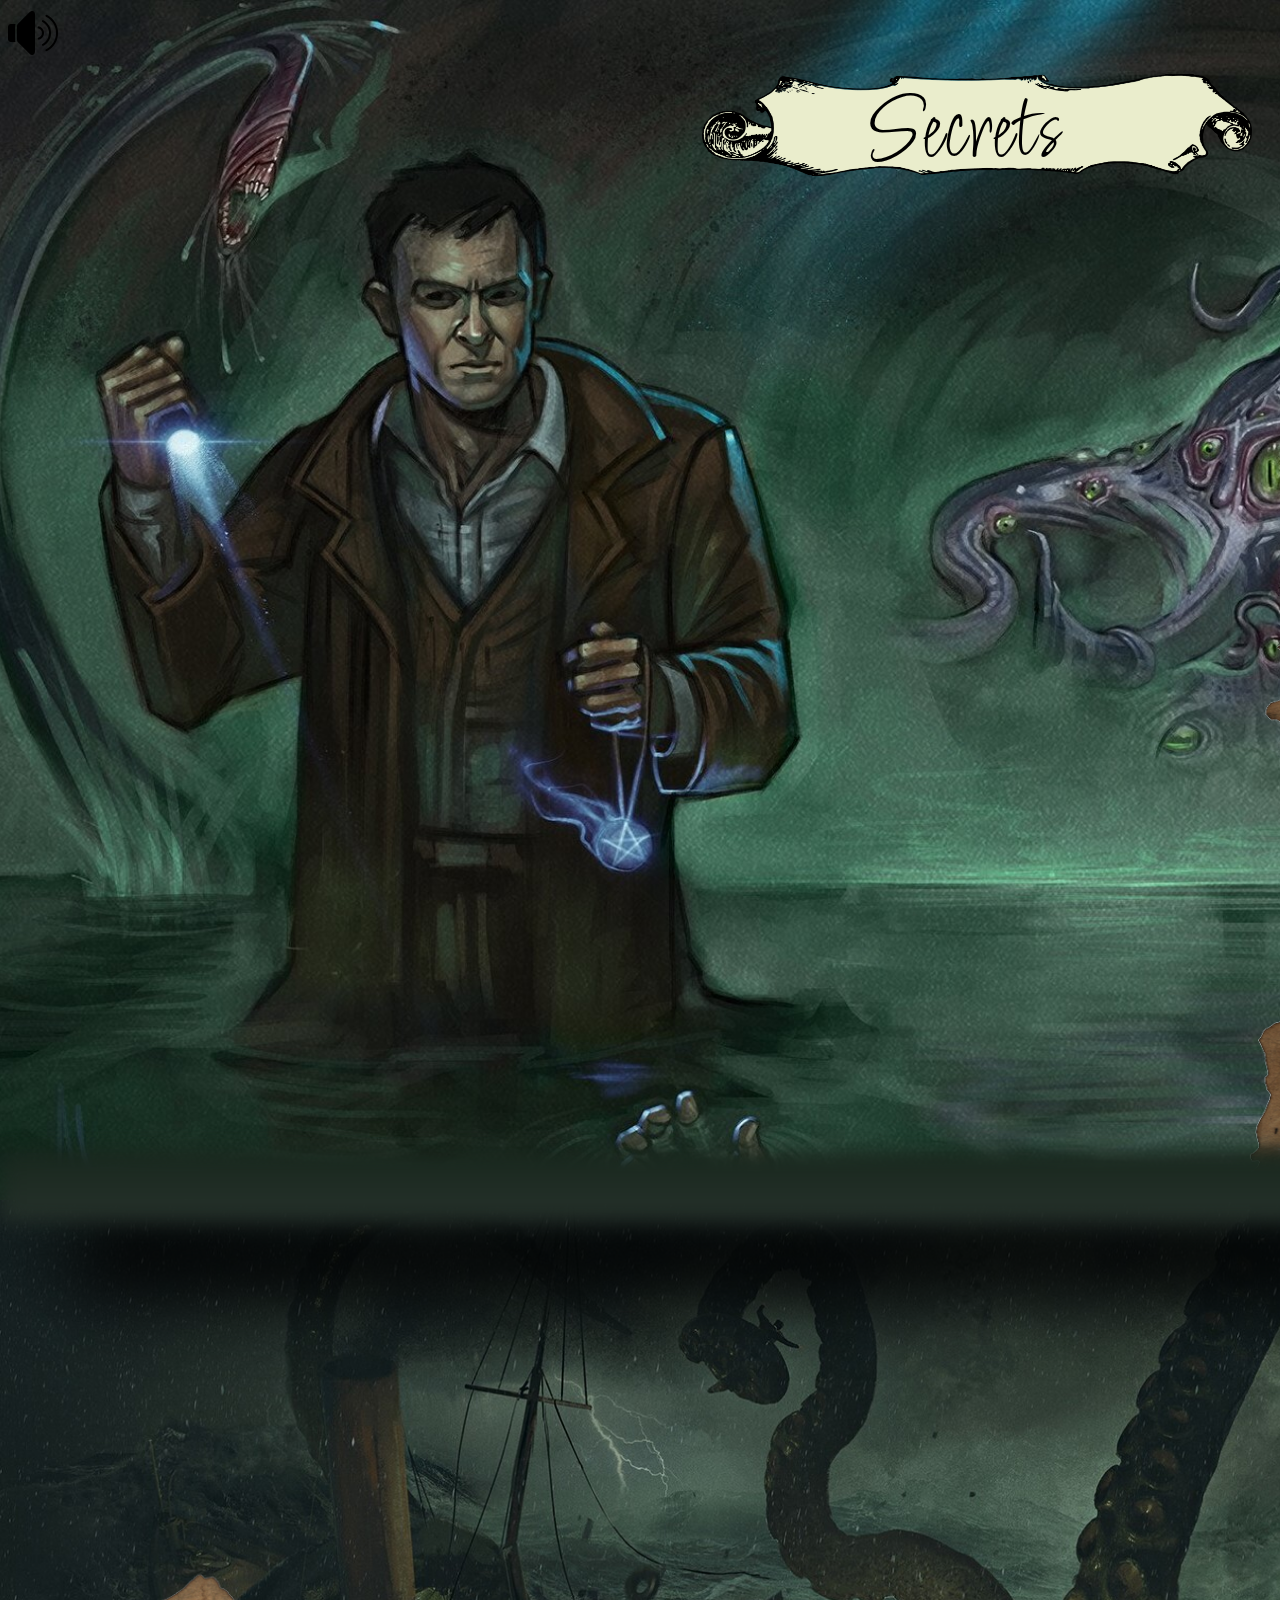
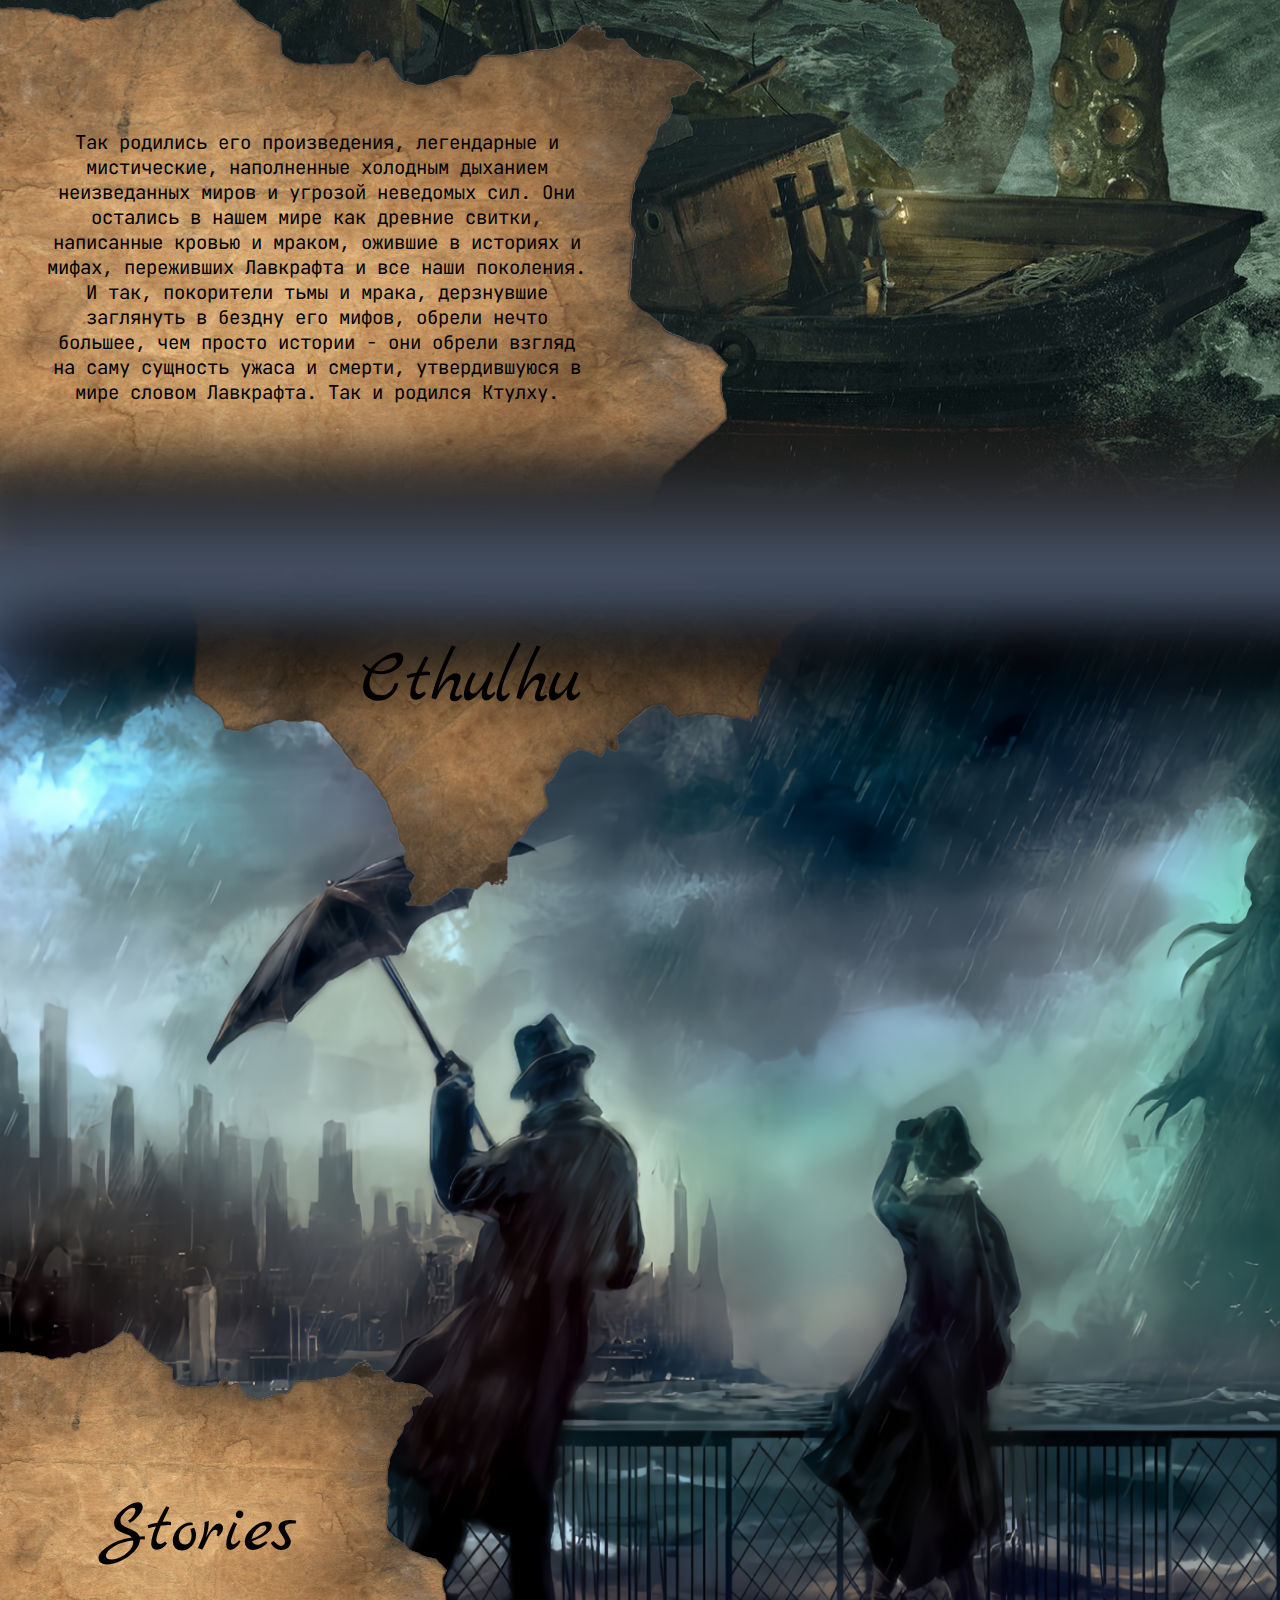
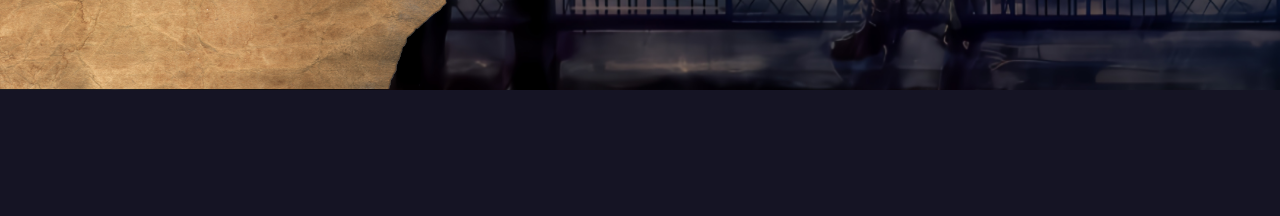
<file: page.3.html>
<!DOCTYPE html>
<html lang="ru">

<head>
    <meta charset="UTF-8">
    <meta name="viewport" content="width=device-width, initial-scale=1.0">
    <title>Document</title>
    <link rel="stylesheet" href="styles/page3.css">
    <link rel="preconnect" href="https://fonts.googleapis.com">
<link rel="preconnect" href="https://fonts.gstatic.com" crossorigin>
<link href="https://fonts.googleapis.com/css2?family=JetBrains+Mono:ital,wght@0,100..800;1,100..800&family=Licorice&family=Marck+Script&display=swap" rel="stylesheet">
</head>
<header>
  <div>
      <audio id="bg-music" loop>
          <source src="resourse/bgmusic/shadows-in-the-night-20240607-075321.mp3" type="audio/mpeg">
          Your browser does not support the audio element.
          </audio>
          <img id="play-img" src="resourse/icon/icons8-audio-50.png" alt="Play Button">
          </div>
          <script src="js/script.js"></script>
      </div>
  </header>
<body>
   <div>
    <img class="bgfoto1" src="resourse/page3/page3bg1.jpg">
   </div>
   <div>
    <img class="fototitle" src="resourse/page3/title.png">
   </div>
   <div class="title">Secrets</div>
  <div>
    <img class="pergament1" src="resourse/page3/pergament3.png">
  </div>
  
<div class="text1">Было это в те далекие времена, когда мир еще был юн и незнаком с ужасами, скрытыми во тьме. В глубоких лабиринтах своего разума, Говард Филлипс Лавкрафт, великий мастер слова, погружался в мрачные и неизведанные уголки своей воображении.
    Среди серых стен его кабинета, окруженного старинными книгами и загадочными артефактами, он ткал истории о таинственных богах и древних существах, чья сущность была скрыта от глаз лишь смельчаков, глубоко погруженных во тьму бескрайних бездн.
    Слова его были словно заклинания, вызывающие страх и тревогу у дерзнувших взглянуть на мир, искривленный искаженной призмой его умственных форм. Были времена, когда Лавкрафт смотрел в бездну ада и видел в ней свои собственные кошмары, вырвавшиеся из его глубоко скрытых страхов и ужасов. </div>
    <div>
        <img class="bgphoto2" src="resourse/page3/page3bg2.jpeg">
       </div>
       <div class="gradient1"></div>
       <div>
        <img class="pergament2" src="resourse/page3/pergamentmenu2.png">
      </div>
      <div class="text2">Так родились его произведения, легендарные и мистические, наполненные холодным дыханием неизведанных миров и угрозой неведомых сил. Они остались в нашем мире как древние свитки, написанные кровью и мраком, ожившие в историях и мифах, переживших Лавкрафта и все наши поколения.
        И так, покорители тьмы и мрака, дерзнувшие заглянуть в бездну его мифов, обрели нечто большее, чем просто истории - они обрели взгляд на саму сущность ужаса и смерти, утвердившуюся в мире словом Лавкрафта.
        Так и родился Ктулху.
        </div>
        <div>
        <img class="bgfoto2" src="resourse/page3/page2bg3.png">
    </div>
    
  <img class="pergamentmenu1" src="resourse/page3/pergamentmenu1.png">
  <div class="gradient2"></div>
  <div>
<a href="page2.html">
<p class="change-text">Cthulhu</p>
</div>
<div>
  <a href="page4.html">
<img class="pergamentmenu2" src="resourse/page3/pergamentmenu2.png">
<p style="left:100px; top: 3000px; " class="change-text">Stories</p>
  </div>
  <div>
    <a href="page5.html">
<img class="pergamentmenu3" src="resourse/page3/pergamentmenu2.png">
<p style="left:1650px; top: 3000px; " class="change-text">Facts</p>
    </div>
</body>
</html>
</file>
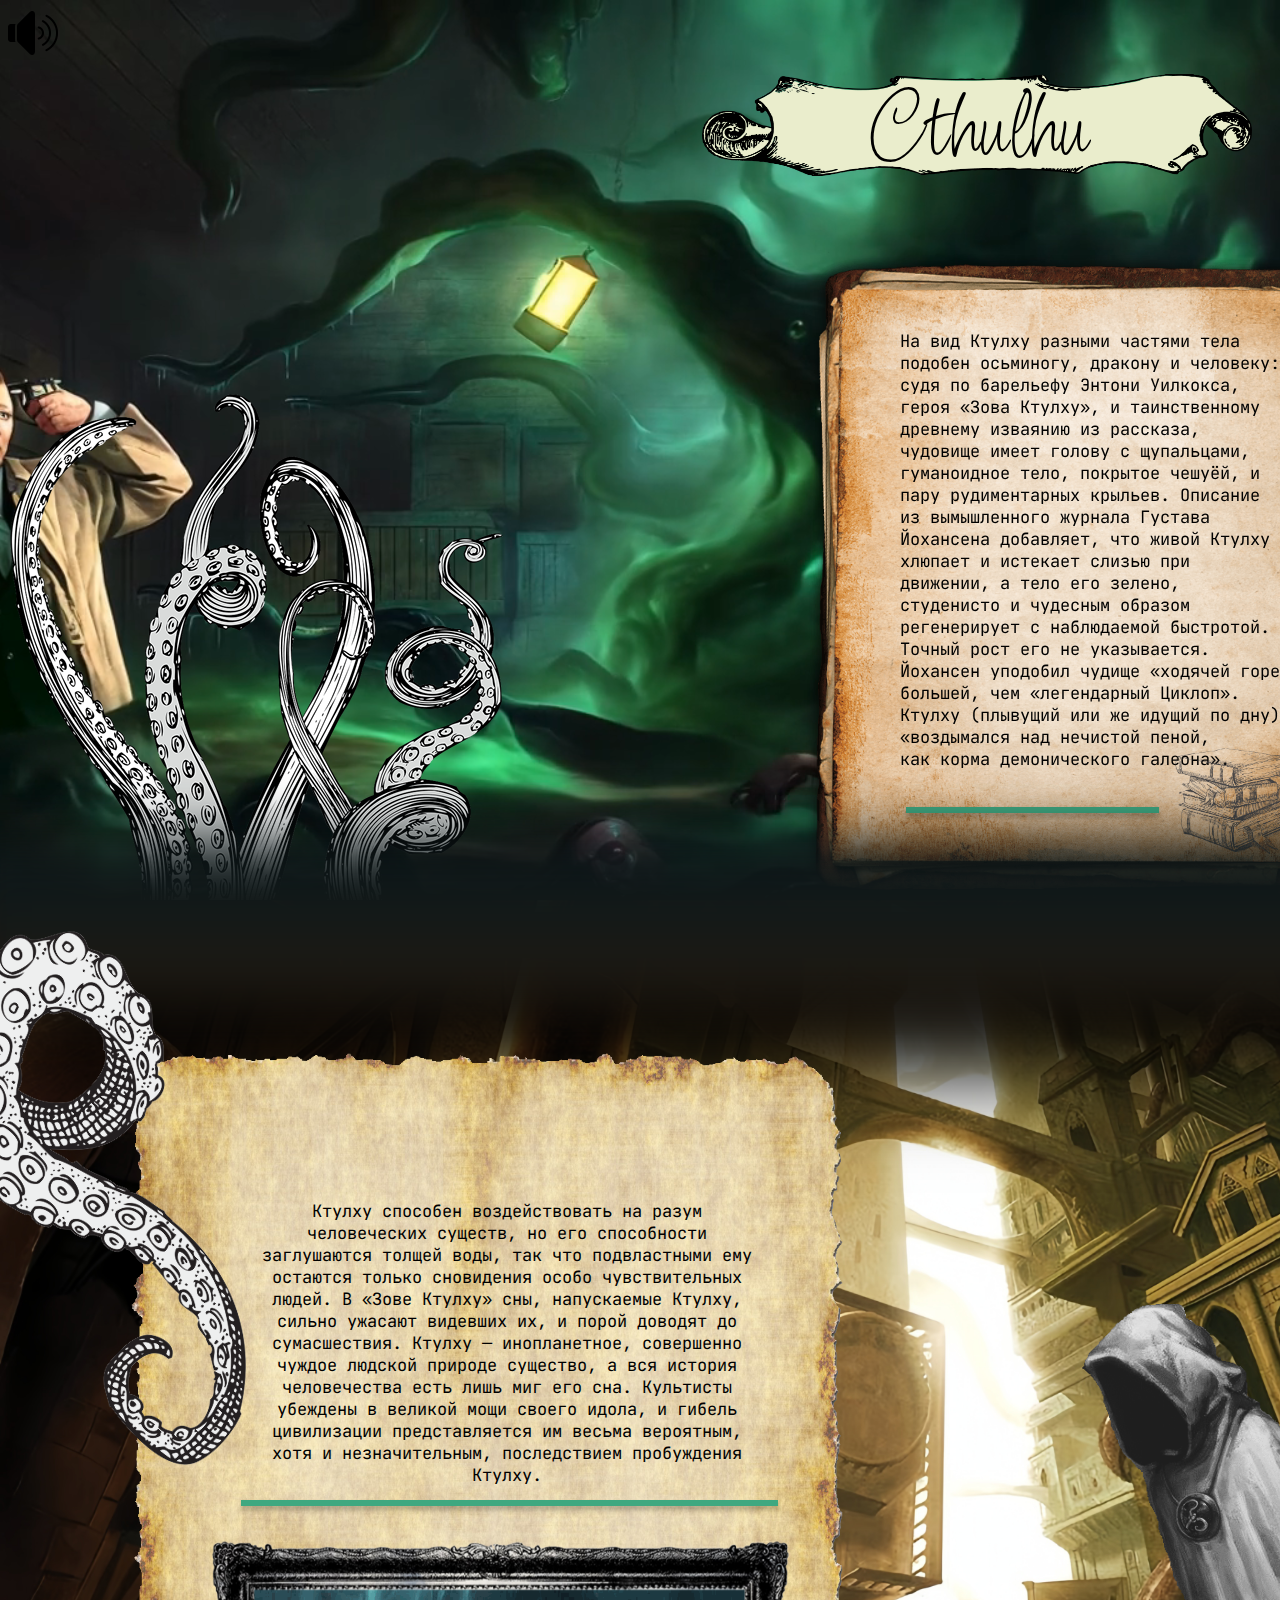
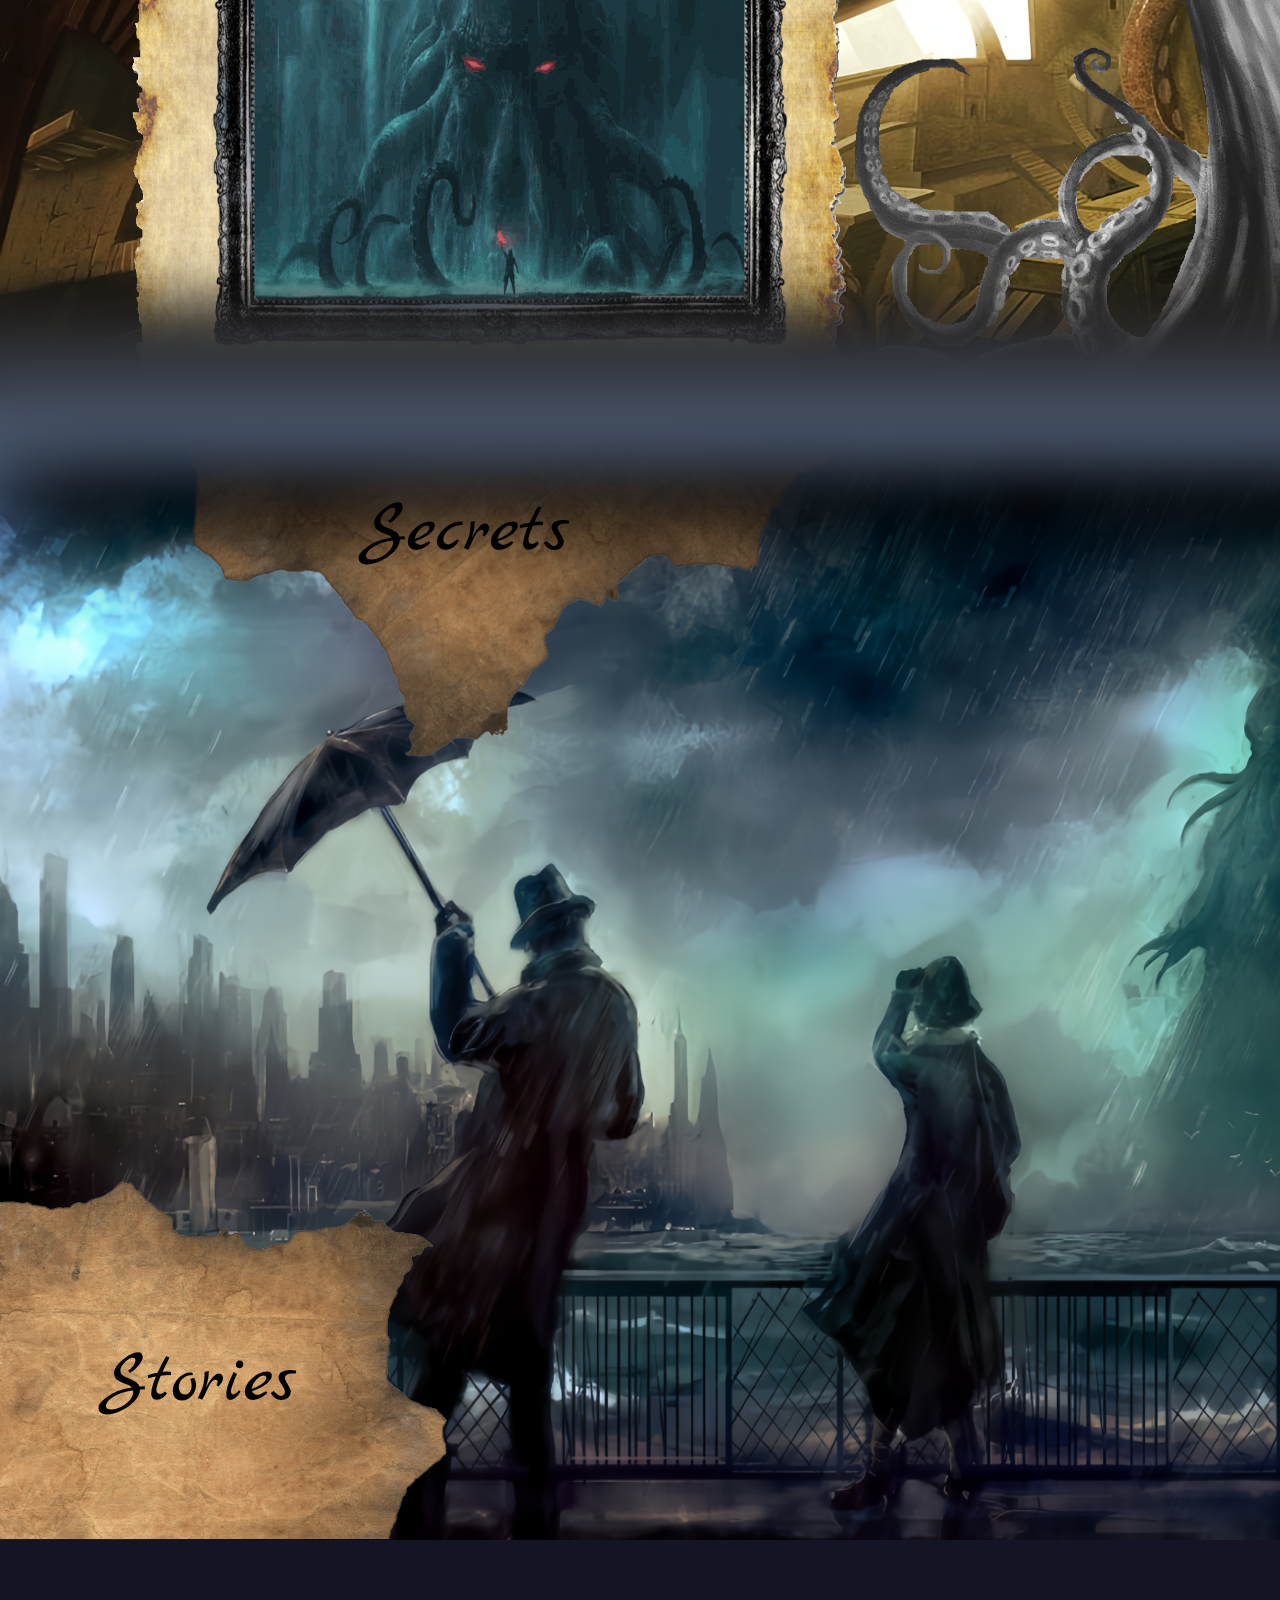
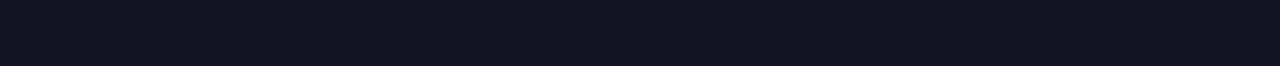
<file: page2.html>
<!DOCTYPE html>
<html lang="ru">

<head>
    <meta charset="UTF-8">
    <meta name="viewport" content="width=device-width, initial-scale=1.0">
    <title>Document</title>
    <link rel="stylesheet" href="styles/page2.css">
    <link rel="preconnect" href="https://fonts.googleapis.com">
<link rel="preconnect" href="https://fonts.gstatic.com" crossorigin>
<link href="https://fonts.googleapis.com/css2?family=JetBrains+Mono:ital,wght@0,100..800;1,100..800&family=Licorice&family=Marck+Script&display=swap" rel="stylesheet">
</head>
<header>
  <div>
  <audio id="bg-music" loop>
      <source src="resourse/bgmusic/shadows-in-the-night-20240607-075321.mp3" type="audio/mpeg">
      Your browser does not support the audio element.
      </audio>
      <img id="play-img" src="resourse/icon/icons8-audio-50.png" alt="Play Button">
      </div>
      <script src="js/script.js"></script>
  </div>
</header>
<body>
  
    <video autoplay loop muted class="bgvideo" id="bgvideo">
        <source src="resourse/page2/page2bg1.mp4 " type="video/mp4"></source>
       </video>
       <div>
        <img class="fototitle" src="resourse/page2/title.png">
       </div>
       <div class="title">Cthulhu</div>
       <div>
        <img class="fototextblock" src="resourse/page2/fototextblock.png">
       </div>
       
       <div class="wrapper">
        <div class="text">На вид Ктулху разными частями тела <br>подобен осьминогу, дракону и человеку: <br>судя по барельефу Энтони Уилкокса, <br>героя «Зова Ктулху», и таинственному <br>древнему изваянию из рассказа, <br>чудовище имеет голову с щупальцами,<br> гуманоидное тело, покрытое чешуёй, и <br>пару рудиментарных крыльев. Описание<br>из вымышленного журнала Густава<br> Йохансена добавляет, что живой Ктулху<br> хлюпает и истекает слизью при<br> движении, а тело его зелено,<br>студенисто и чудесным образом<br> регенерирует с наблюдаемой быстротой.<br> Точный рост его не указывается.<br> Йохансен уподобил чудище «ходячей горе»,<br> большей, чем «легендарный Циклоп».<br>Ктулху (плывущий или же идущий по дну)<br> «воздымался над нечистой пеной,<br>как корма демонического галеона».</div>
    </div>
    <div style="left: 1350px; top: 300px;" class="wrapper">
      <div class="text">Ктулху принадлежит роду Древних. Он <br>лежит во сне, подобном смерти, на <br>вершине подводного города Р’льех посреди<br>Тихого океана. «При верном положении <br>звёзд» Р’льех появляется над водой, и <br>Ктулху освобождается.<br>Ктулху способен воздействовать на разум <br>человеческих существ, но его способности<br>заглушаются толщей воды, так что <br>подвластными ему остаются только <br>сновидения особо чувствительных людей. В<br>«Зове Ктулху» сны, напускаемые Ктулху,<br>сильно ужасают видевших их, и порой <br>доводят до сумасшествия. Ктулху — <br>инопланетное, совершенно чуждое людской<br>природе существо, а вся история <br>человечества есть лишь миг его сна. <br>Культисты убеждены в великой мощи своего<br>идола, и гибель цивилизации <br>представляется им весьма вероятным, хотя<br>и незначительным, последствием <br>пробуждения Ктулху.</div>
  </div>
  <div>
    <img class="book" src="resourse/page2/book.png">
   </div>
    <div class="line"></div>
    <div>
      <img class="tentacles" src="resourse/page2/tentacles.png">
     </div>
      <img class="bgfoto1" src="resourse/page2/page2bg2.jpg">
     </div>
     <div class="gradient"></div>
     <div>
      <div>
        <img class="pergament2" src="resourse/page2/pergament2.png">
      </div>
      <div>
        <img class="tentacles2" src="resourse/page2/tentacles2.png">
      </div>
      <div class="textcthulhu">Ктулху способен воздействовать на разум человеческих существ, но его способности заглушаются толщей воды, так что подвластными ему остаются только сновидения особо чувствительных людей. В «Зове Ктулху» сны, напускаемые Ктулху, сильно ужасают видевших их, и порой доводят до сумасшествия. Ктулху — инопланетное, совершенно чуждое людской природе существо, а вся история человечества есть лишь миг его сна. Культисты убеждены в великой мощи своего идола, и гибель цивилизации представляется им весьма вероятным, хотя и незначительным, последствием пробуждения Ктулху.</div>
      <div>
        <img class="gifcthulhu" src="resourse/page2/cthulhu-illithids.gif">
    </div>
    <div>
      <img class="frame" src="resourse/page2/frame.png">
  </div>
  <div>
    <img class="man" src="resourse/page2/man.png">
</div>
<div class="line2"></div>

<img class="bgfoto2" src="resourse/page2/page2bg3.png">

  <img class="pergamentmenu1" src="resourse/page2/pergamentmenu1.png">

<div class="gradient2"></div>
<div>
<a href="page.3.html">
<p class="change-text">Secrets</p>
</div>
<div>
<a href="page4.html">
<img class="pergamentmenu2" src="resourse/page2/pergamentmenu2.png">
<p style="left:100px; top: 2850px; " class="change-text">Stories</p>
</div>
<div>
<a href="page5.html">
<img class="pergamentmenu3" src="resourse/page2/pergamentmenu2.png">
<p style="left:1650px; top: 2850px; " class="change-text">Facts</p>
</div>
</body>

</html>
</file>
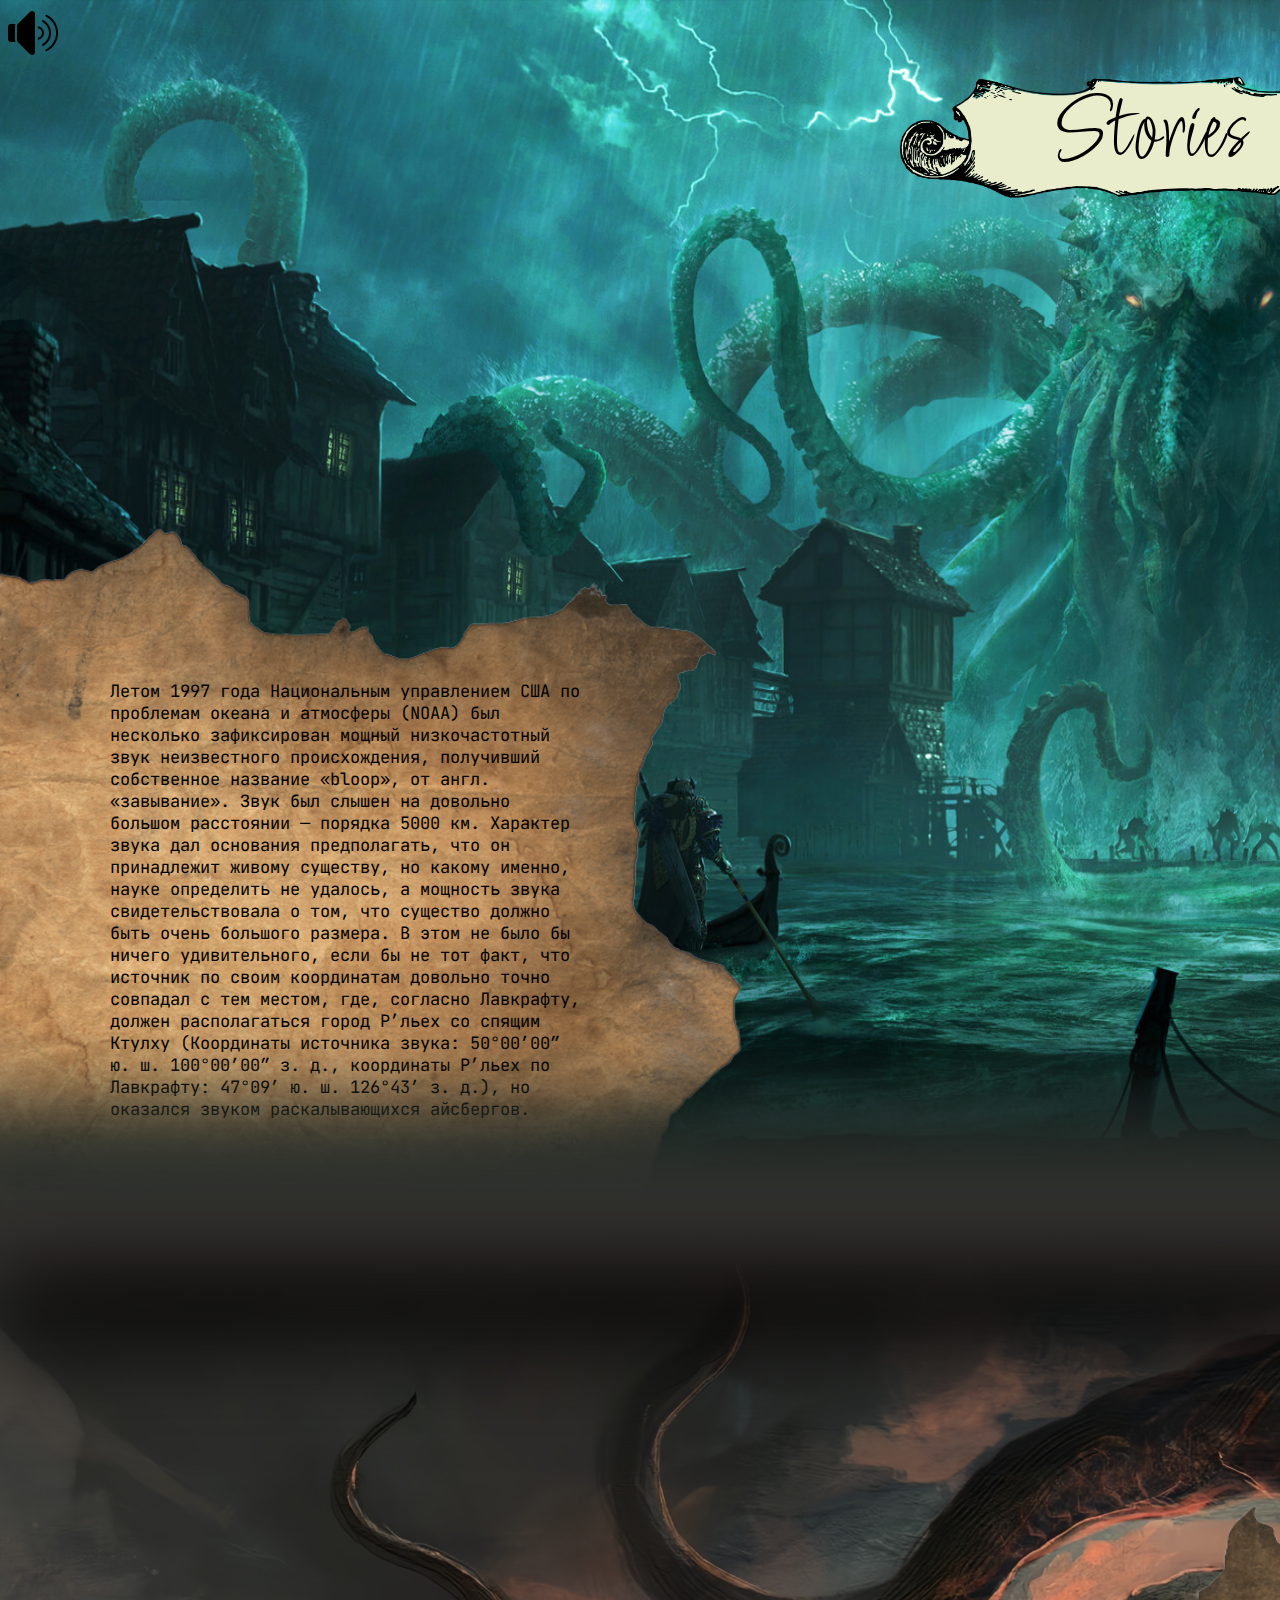
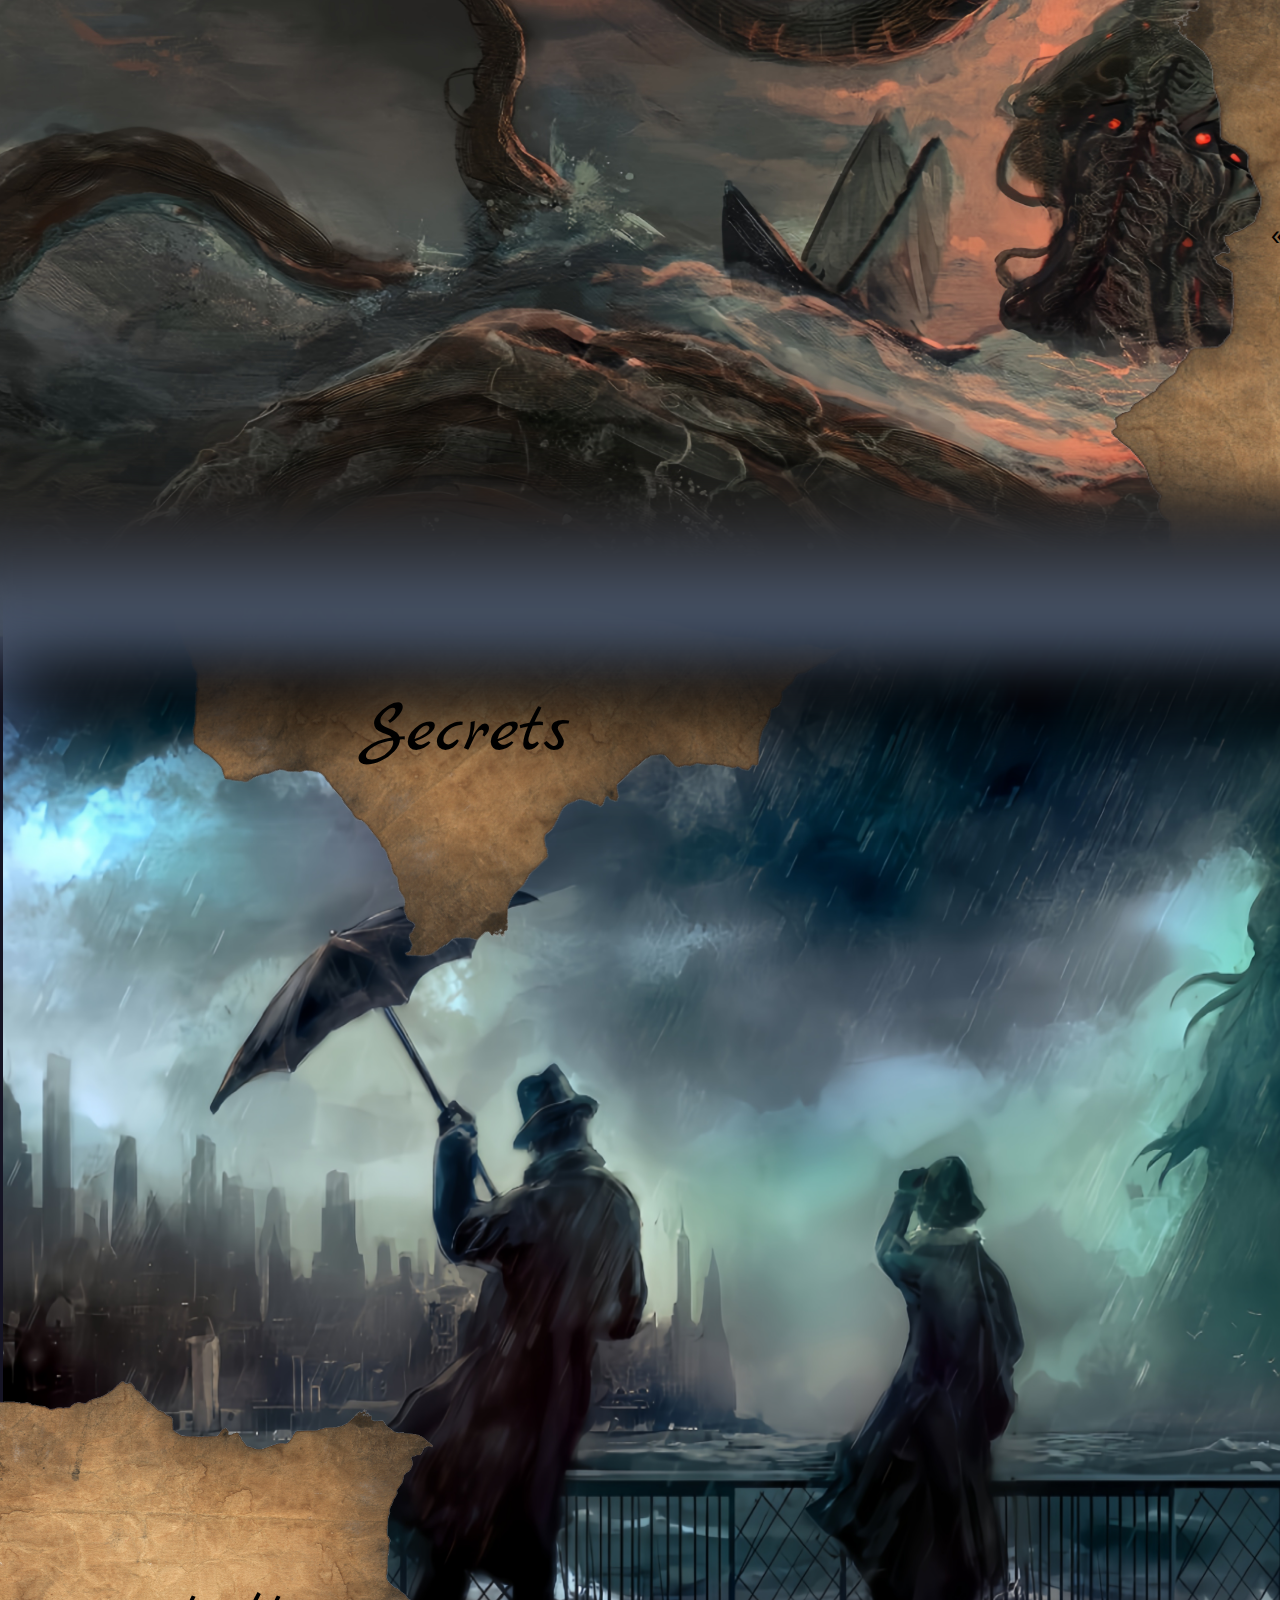
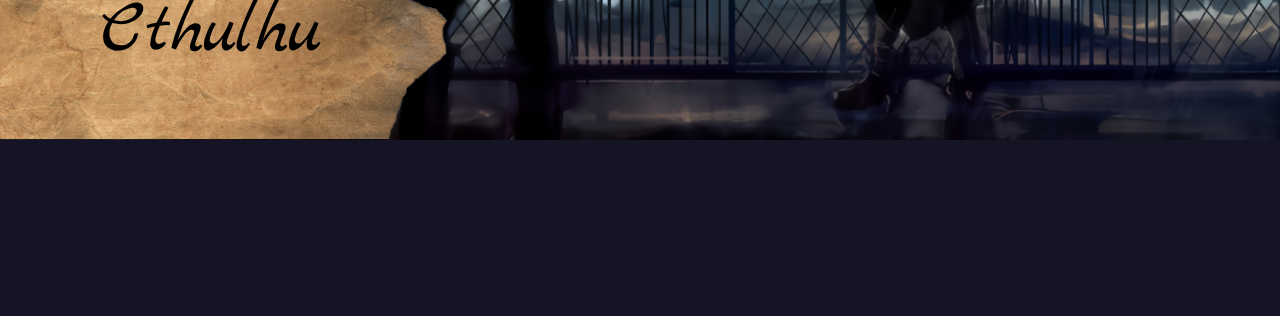
<file: page4.html>
<!DOCTYPE html>
<html lang="ru">
<head>
    <meta charset="UTF-8">
    <meta name="viewport" content="width=device-width, initial-scale=1.0">
    <title>Document</title>
    <link rel="stylesheet" href="styles/page4.css">
    <link rel="preconnect" href="https://fonts.googleapis.com">
<link rel="preconnect" href="https://fonts.gstatic.com" crossorigin>
<link href="https://fonts.googleapis.com/css2?family=JetBrains+Mono:ital,wght@0,100..800;1,100..800&family=Licorice&family=Marck+Script&display=swap" rel="stylesheet">
</head>
<header>
  <div>
      <audio id="bg-music" loop>
          <source src="resourse/bgmusic/shadows-in-the-night-20240607-075321.mp3" type="audio/mpeg">
          Your browser does not support the audio element.
          </audio>
          <img id="play-img" src="resourse/icon/icons8-audio-50.png" alt="Play Button">
          </div>
          <script src="js/script.js"></script>
      </div>
  </header>
<body>
 <div>
  <img class="bgfoto1" src="resourse/page4/page4bg1.jpg">
 </div>
  <div>
    <img class="fototitle" src="resourse/page4/title.png">
  </div>
  <div class="title">Stories</div>
  <div>
    <img class="pergament1" src="resourse/page4/pergamentmenu2.png">
  </div>
  <div>
<img class="bgfoto2" src="resourse/page4/page4bg2.jpg">
  </div>
  <div class="wrapper">
    <div class="text">Летом 1997 года Национальным управлением США по <br> проблемам океана и атмосферы (NOAA) был<br> несколько зафиксирован мощный низкочастотный<br>  звук неизвестного происхождения, получивший<br>  собственное название «bloop», от англ.<br>  «завывание». Звук был слышен на довольно<br>  большом расстоянии — порядка 5000 км. Характер<br>  звука дал основания предполагать, что он<br>  принадлежит живому существу, но какому именно,<br>  науке определить не удалось, а мощность звука<br>  свидетельствовала о том, что существо должно<br>  быть очень большого размера. В этом не было бы<br>  ничего удивительного, если бы не тот факт, что<br>  источник по своим координатам довольно точно<br>  совпадал с тем местом, где, согласно Лавкрафту,<br>  должен располагаться город Р’льех со спящим<br>  Ктулху (Координаты источника звука: 50°00′00″<br>  ю. ш. 100°00′00″ з. д., координаты Р’льех по <br> Лавкрафту: 47°09′ ю. ш. 126°43′ з. д.), но<br>  оказался звуком раскалывающихся айсбергов.</div>
</div>
<div class="gradient1"></div>
<div>
  <img class="pergament2" src="resourse/page4/pergamentmenu2.png">
</div>
<div class="text2">«Отец ужасов» Лавкрафт утверждает в книгах, что древняя религия этого божества существует в каждом уголке земного шара. В подводного монстра верят гренландские аборигены и жители части американских штатов. На страницах рассказов автор повествует об обряде поклонения Ктулху, который требует человеческих жертв.</div>
<div>
  <img class="bgfoto3" src="resourse/page4/page2bg3.png">
</div>

<img class="pergamentmenu1" src="resourse/page4/pergamentmenu1.png">
<div class="gradient2"></div>
<div>
  <a href="page.3.html">
<p class="change-text">Secrets</p>
  </div>
  <div>
    <a href="page2.html">
<img class="pergamentmenu2" src="resourse/page4/pergamentmenu2.png">
<p style="left:100px; top: 3100px; " class="change-text">Cthulhu</p>
    </div>
    <div>
      <a href="page5.html">
<img class="pergamentmenu3" src="resourse/page4/pergamentmenu2.png">
<p style="left:1650px; top: 3000px; " class="change-text">Facts</p>
      </div>
</body>
</html>
</file>
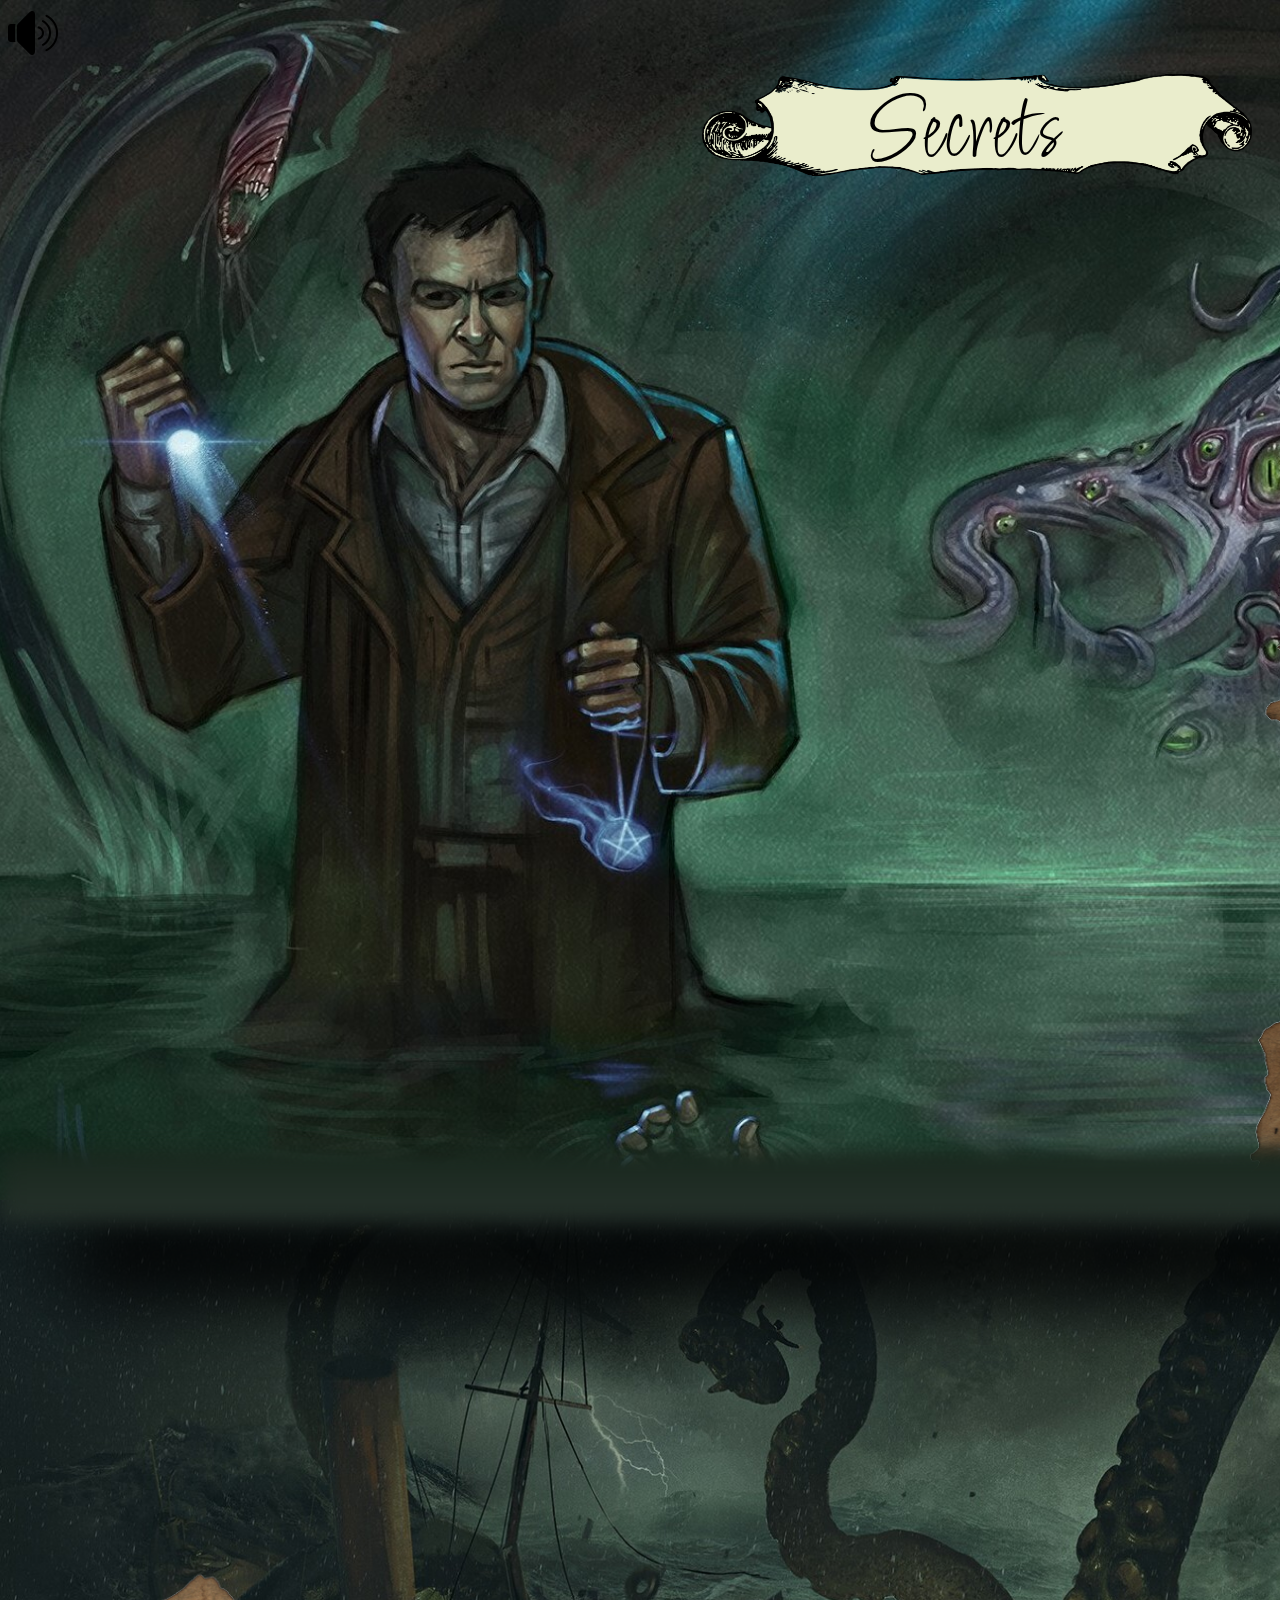
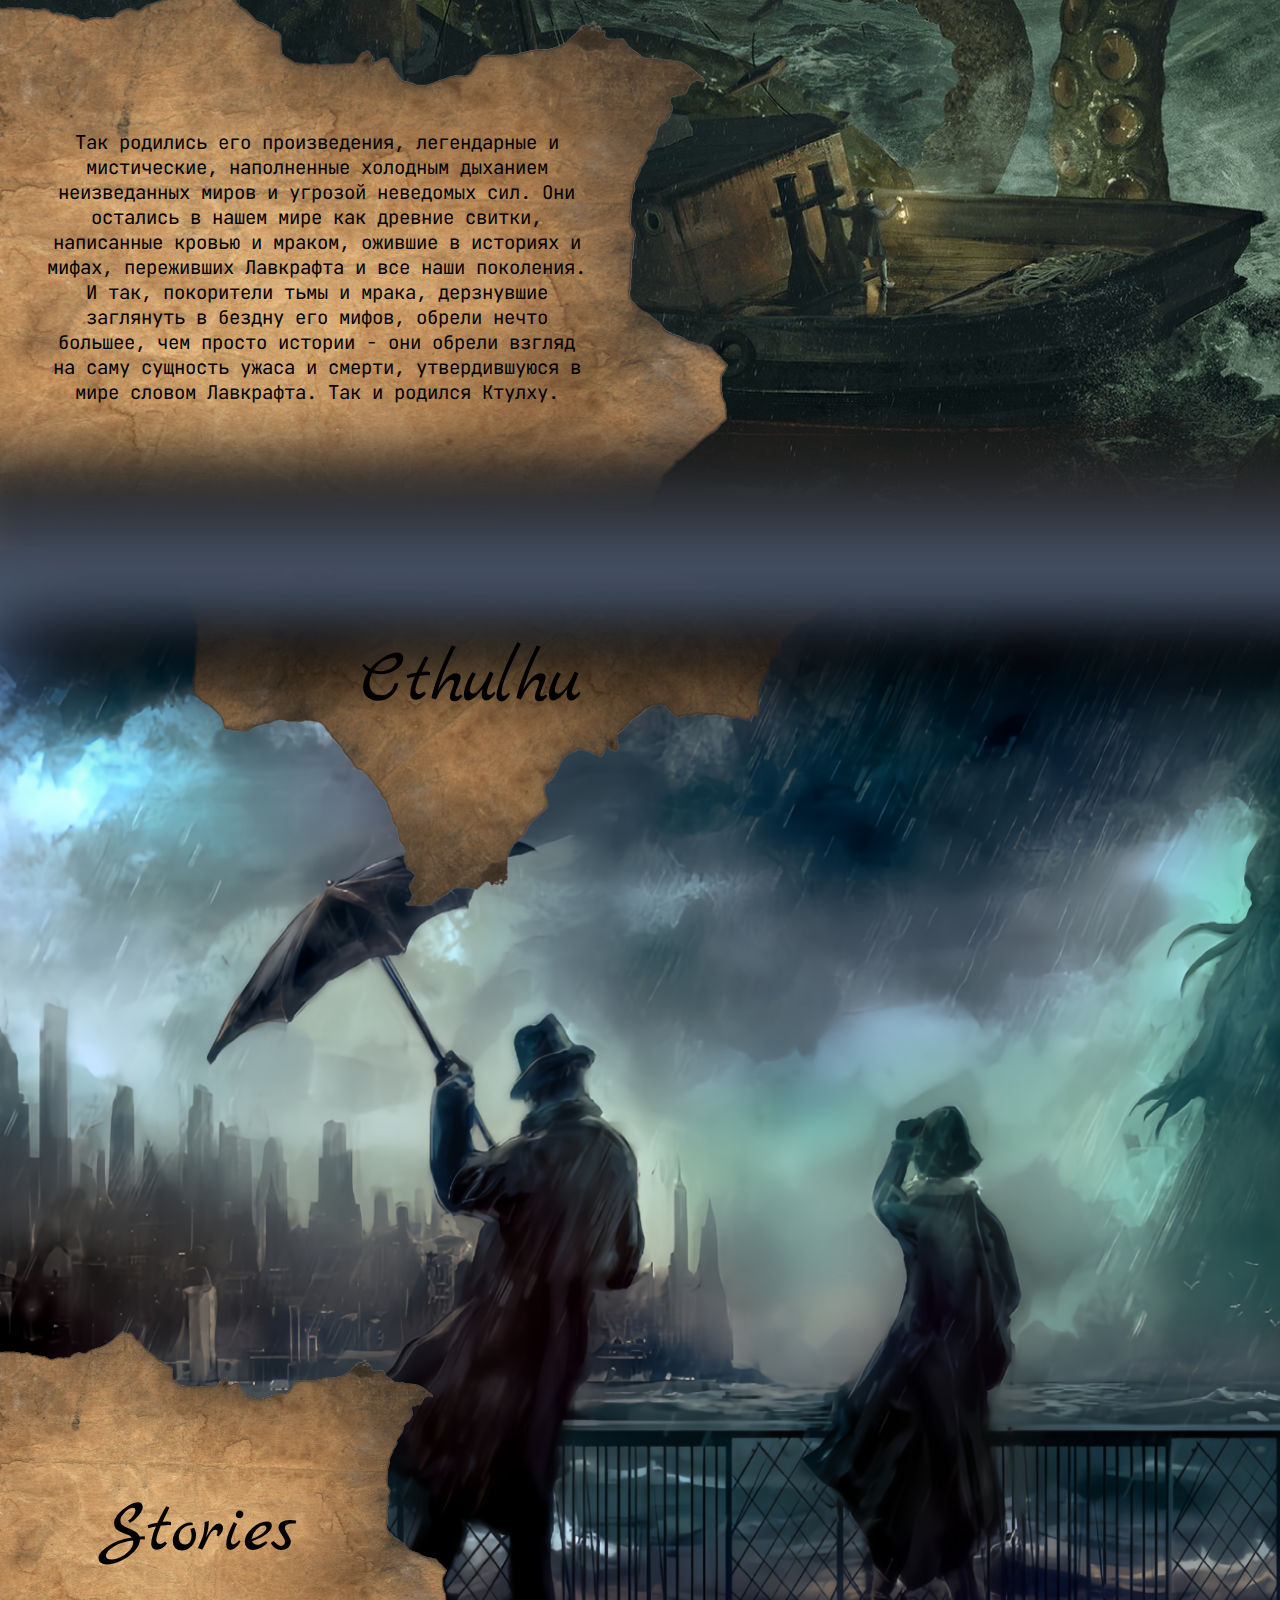
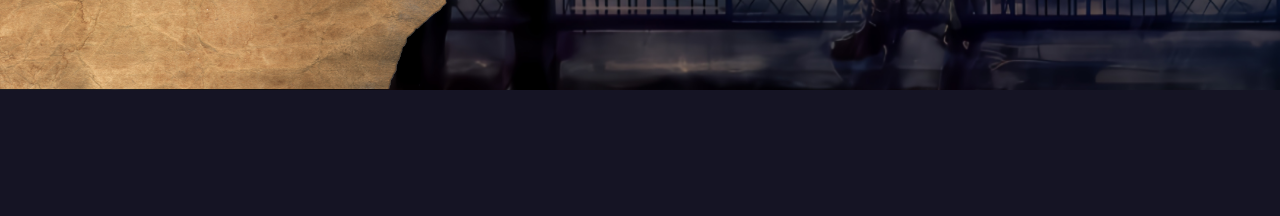
<file: pages/page.3.html>
<!DOCTYPE html>
<html lang="ru">

<head>
    <meta charset="UTF-8">
    <meta name="viewport" content="width=device-width, initial-scale=1.0">
    <title>Document</title>
    <link rel="stylesheet" href="../styles/page3.css">
    <link rel="preconnect" href="https://fonts.googleapis.com">
<link rel="preconnect" href="https://fonts.gstatic.com" crossorigin>
<link href="https://fonts.googleapis.com/css2?family=JetBrains+Mono:ital,wght@0,100..800;1,100..800&family=Licorice&family=Marck+Script&display=swap" rel="stylesheet">
</head>
<header>
  <div>
      <audio id="bg-music" loop>
          <source src="../resourse/bgmusic/shadows-in-the-night-20240607-075321.mp3" type="audio/mpeg">
          Your browser does not support the audio element.
          </audio>
          <img id="play-img" src="../resourse/icon/icons8-audio-50.png" alt="Play Button">
          </div>
          <script src="../js/script.js"></script>
      </div>
  </header>
<body>
   <div>
    <img class="bgfoto1" src="../resourse/page3/page3bg1.jpg">
   </div>
   <div>
    <img class="fototitle" src="../resourse/page3/title.png">
   </div>
   <div class="title">Secrets</div>
  <div>
    <img class="pergament1" src="../resourse/page3/pergament3.png">
  </div>
  
<div class="text1">Было это в те далекие времена, когда мир еще был юн и незнаком с ужасами, скрытыми во тьме. В глубоких лабиринтах своего разума, Говард Филлипс Лавкрафт, великий мастер слова, погружался в мрачные и неизведанные уголки своей воображении.
    Среди серых стен его кабинета, окруженного старинными книгами и загадочными артефактами, он ткал истории о таинственных богах и древних существах, чья сущность была скрыта от глаз лишь смельчаков, глубоко погруженных во тьму бескрайних бездн.
    Слова его были словно заклинания, вызывающие страх и тревогу у дерзнувших взглянуть на мир, искривленный искаженной призмой его умственных форм. Были времена, когда Лавкрафт смотрел в бездну ада и видел в ней свои собственные кошмары, вырвавшиеся из его глубоко скрытых страхов и ужасов. </div>
    <div>
        <img class="bgphoto2" src="../resourse/page3/page3bg2.jpeg">
       </div>
       <div class="gradient1"></div>
       <div>
        <img class="pergament2" src="../resourse/page3/pergamentmenu2.png">
      </div>
      <div class="text2">Так родились его произведения, легендарные и мистические, наполненные холодным дыханием неизведанных миров и угрозой неведомых сил. Они остались в нашем мире как древние свитки, написанные кровью и мраком, ожившие в историях и мифах, переживших Лавкрафта и все наши поколения.
        И так, покорители тьмы и мрака, дерзнувшие заглянуть в бездну его мифов, обрели нечто большее, чем просто истории - они обрели взгляд на саму сущность ужаса и смерти, утвердившуюся в мире словом Лавкрафта.
        Так и родился Ктулху.
        </div>
        <div>
        <img class="bgfoto2" src="../resourse/page3/page2bg3.png">
    </div>
    
  <img class="pergamentmenu1" src="../resourse/page3/pergamentmenu1.png">
  <div class="gradient2"></div>
  <div>
<a href="../pages/page2.html">
<p class="change-text">Cthulhu</p>
</div>
<div>
  <a href="../pages/page4.html">
<img class="pergamentmenu2" src="../resourse/page3/pergamentmenu2.png">
<p style="left:100px; top: 3000px; " class="change-text">Stories</p>
  </div>
  <div>
    <a href="../pages/page5.html">
<img class="pergamentmenu3" src="../resourse/page3/pergamentmenu2.png">
<p style="left:1650px; top: 3000px; " class="change-text">Facts</p>
    </div>
</body>
</html>
</file>
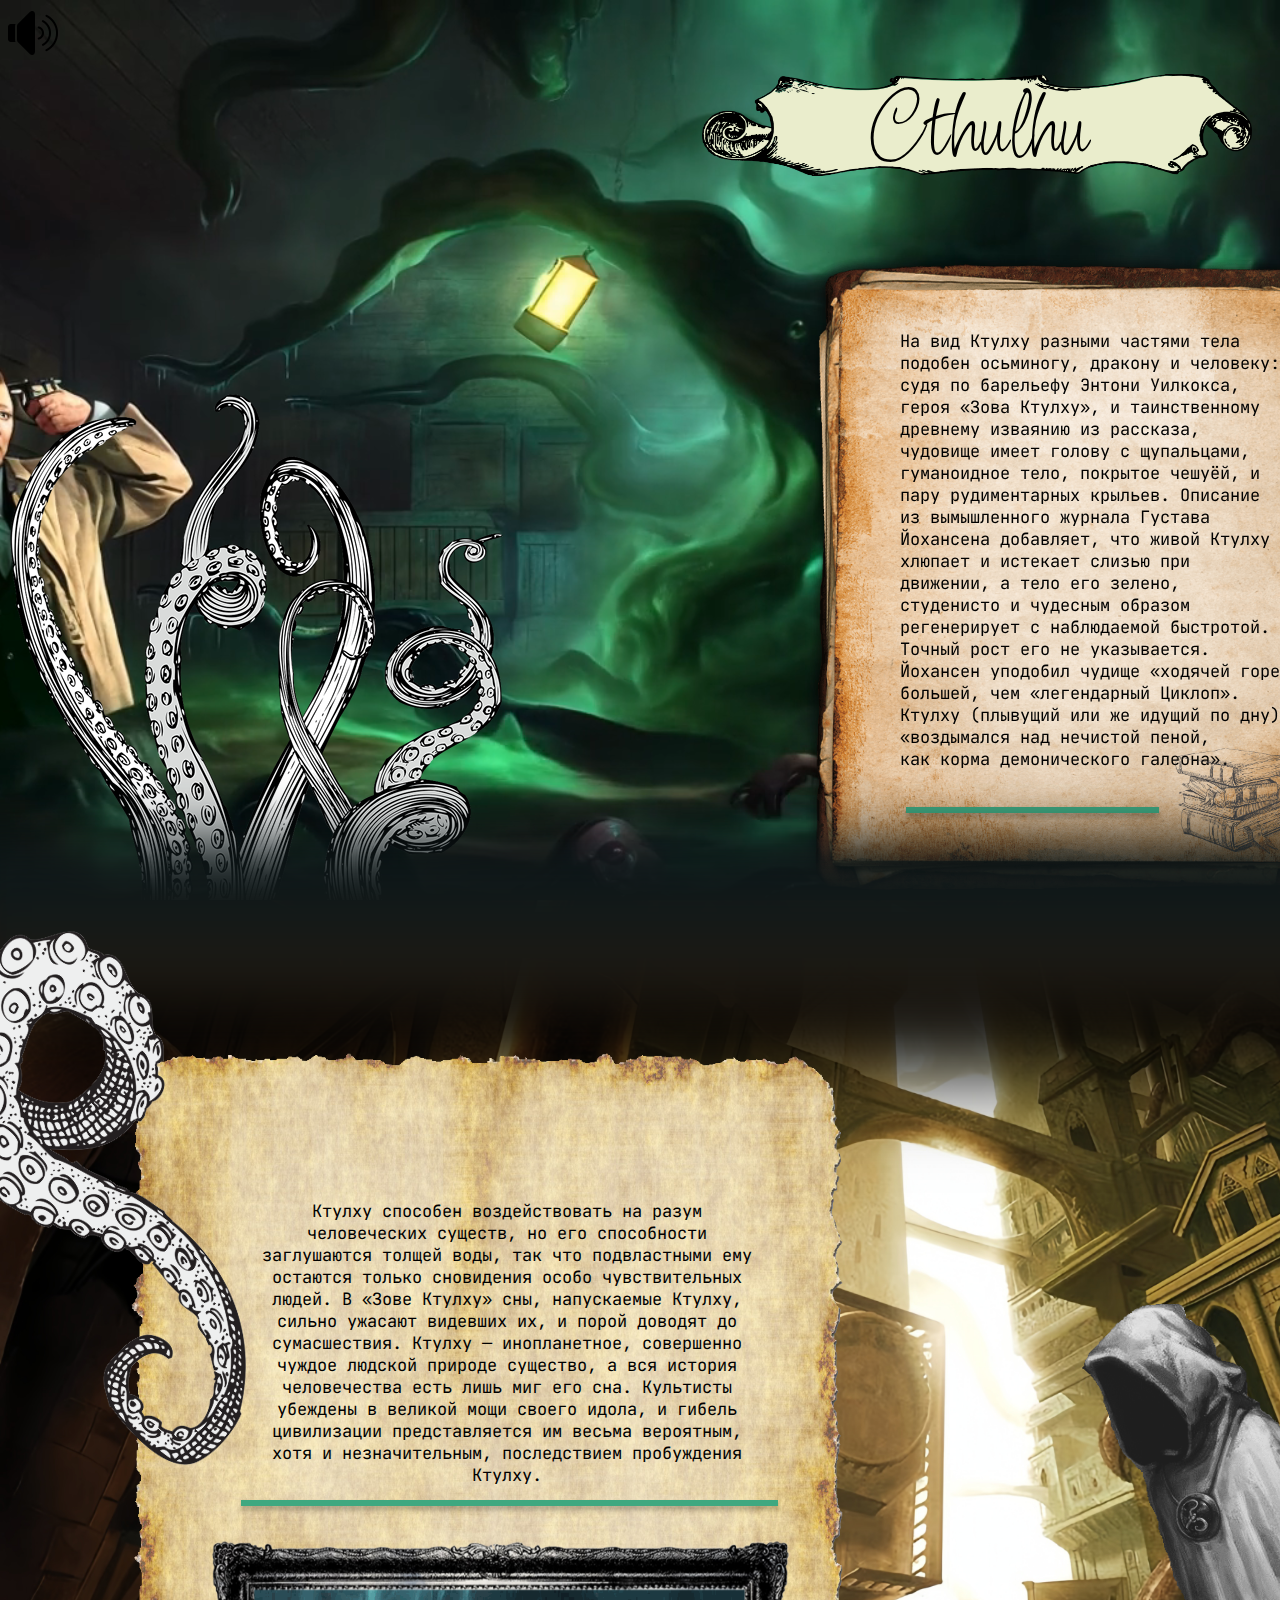
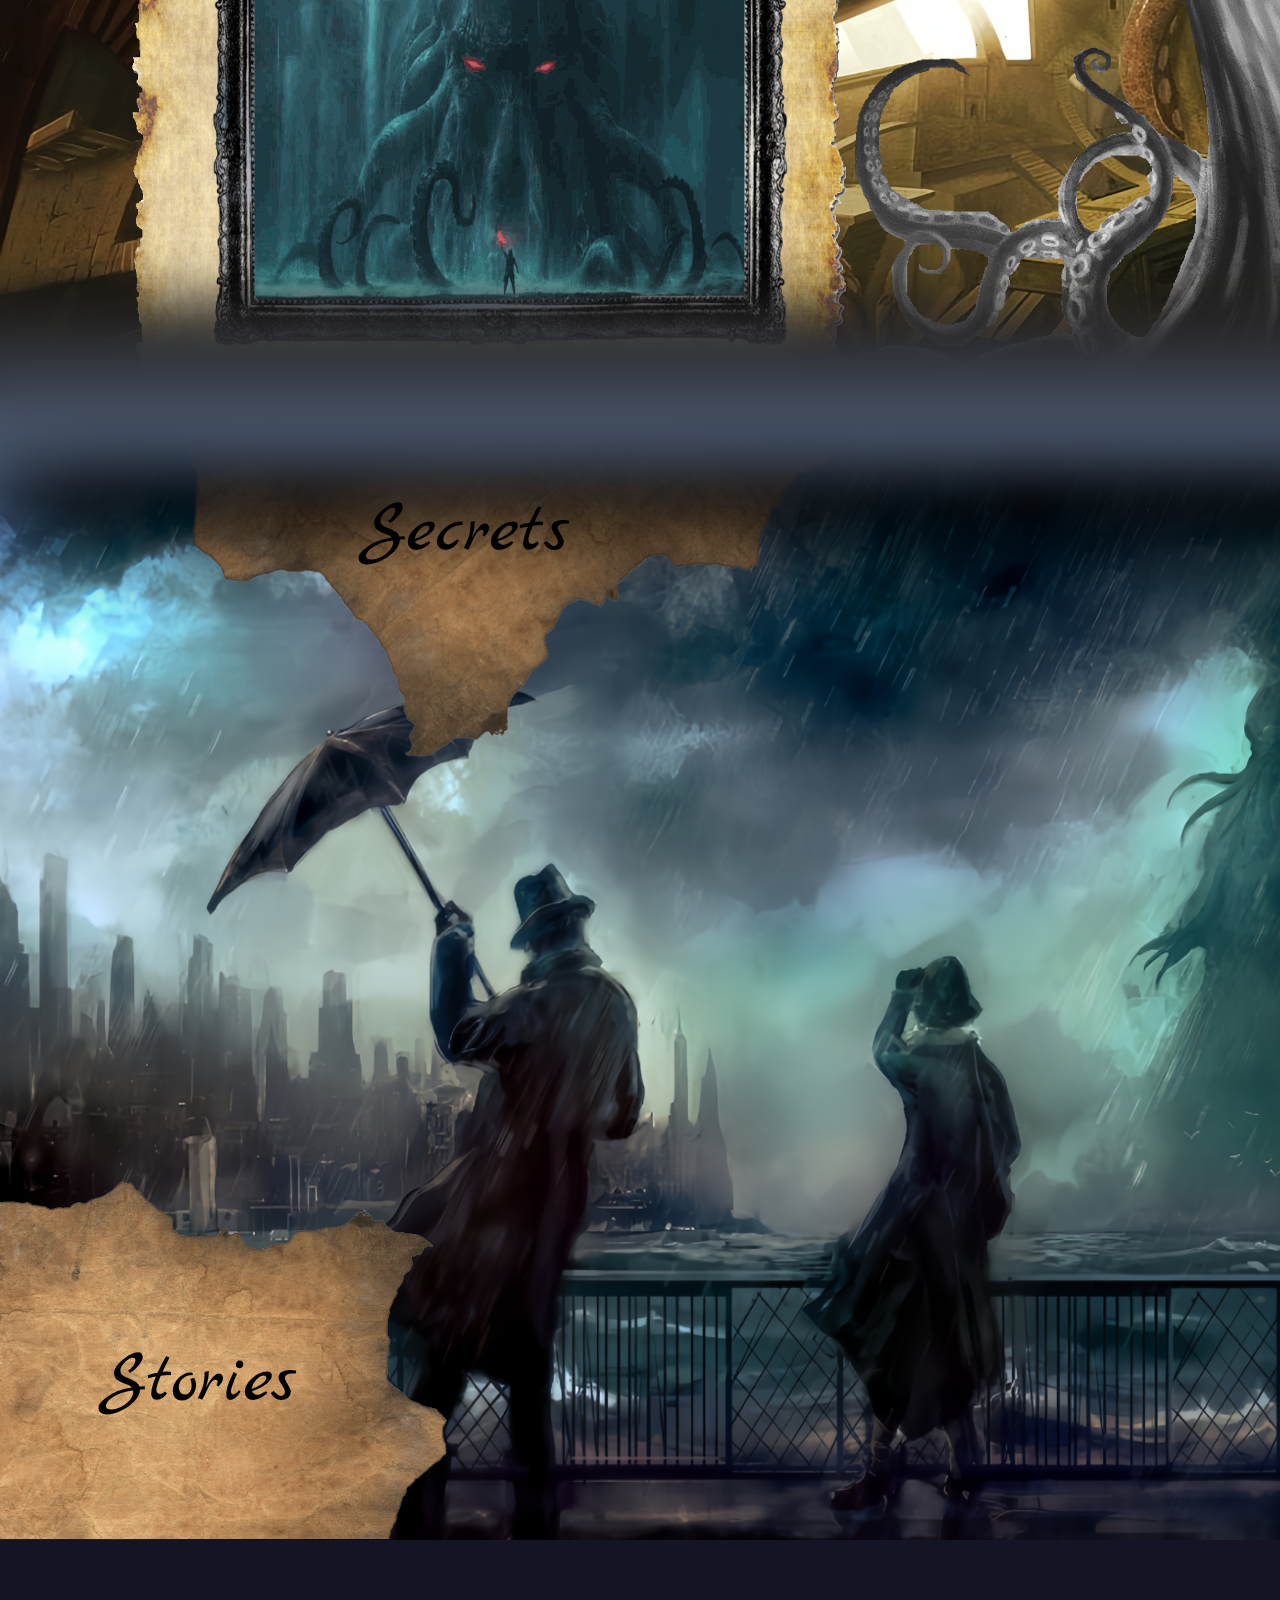
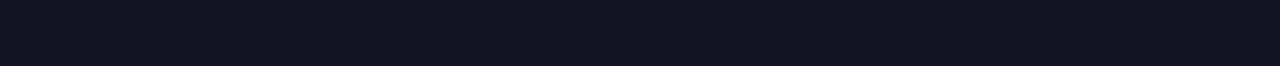
<file: pages/page2.html>
<!DOCTYPE html>
<html lang="ru">

<head>
  <meta charset="UTF-8">
  <meta name="viewport" content="width=device-width, initial-scale=1.0">
  <title>Document</title>
  <link rel="stylesheet" href="../styles/page2.css">
  <link rel="preconnect" href="https://fonts.googleapis.com">
  <link rel="preconnect" href="https://fonts.gstatic.com" crossorigin>
  <link
    href="https://fonts.googleapis.com/css2?family=JetBrains+Mono:ital,wght@0,100..800;1,100..800&family=Licorice&family=Marck+Script&display=swap"
    rel="stylesheet">
</head>
<header>
  <div>
    <audio id="bg-music" loop>
      <source src="../resourse/bgmusic/shadows-in-the-night-20240607-075321.mp3" type="audio/mpeg">
      Your browser does not support the audio element.
    </audio>
    <img id="play-img" src="../resourse/icon/icons8-audio-50.png" alt="Play Button">
  </div>
  <script src="../js/script.js"></script>
  </div>
</header>

<body>
  
    <video autoplay loop muted class="bgvideo" id="bgvideo">
        <source src="../resourse/page2/page2bg1.mp4 " type="video/mp4"></source>
       </video>
       <div>
        <img class="fototitle" src="../resourse/page2/title.png">
       </div>
       <div class="title">Cthulhu</div>
       <div>
        <img class="fototextblock" src="../resourse/page2/fototextblock.png">
       </div>
       
       <div class="wrapper">
        <div class="text">На вид Ктулху разными частями тела <br>подобен осьминогу, дракону и человеку: <br>судя по барельефу Энтони Уилкокса, <br>героя «Зова Ктулху», и таинственному <br>древнему изваянию из рассказа, <br>чудовище имеет голову с щупальцами,<br> гуманоидное тело, покрытое чешуёй, и <br>пару рудиментарных крыльев. Описание<br>из вымышленного журнала Густава<br> Йохансена добавляет, что живой Ктулху<br> хлюпает и истекает слизью при<br> движении, а тело его зелено,<br>студенисто и чудесным образом<br> регенерирует с наблюдаемой быстротой.<br> Точный рост его не указывается.<br> Йохансен уподобил чудище «ходячей горе»,<br> большей, чем «легендарный Циклоп».<br>Ктулху (плывущий или же идущий по дну)<br> «воздымался над нечистой пеной,<br>как корма демонического галеона».</div>
    </div>
  </div>
  <div>
    <img class="book" src="../resourse/page2/book.png">
  </div>
  <div class="line"></div>
  <div>
    <img class="tentacles" src="../resourse/page2/tentacles.png">
  </div>
  <img class="bgfoto1" src="../resourse/page2/page2bg2.jpg">
  </div>
  <div class="gradient"></div>
  <div>
    <div>
      <img class="pergament2" src="../resourse/page2/pergament2.png">
    </div>
    <div>
      <img class="tentacles2" src="../resourse/page2/tentacles2.png">
    </div>
    <div class="textcthulhu">Ктулху способен воздействовать на разум человеческих существ, но его способности
      заглушаются толщей воды, так что подвластными ему остаются только сновидения особо чувствительных людей. В «Зове
      Ктулху» сны, напускаемые Ктулху, сильно ужасают видевших их, и порой доводят до сумасшествия. Ктулху —
      инопланетное, совершенно чуждое людской природе существо, а вся история человечества есть лишь миг его сна.
      Культисты убеждены в великой мощи своего идола, и гибель цивилизации представляется им весьма вероятным, хотя и
      незначительным, последствием пробуждения Ктулху.</div>
    <div>
      <img class="gifcthulhu" src="../resourse/page2/cthulhu-illithids.gif">
    </div>
    <div>
      <img class="frame" src="../resourse/page2/frame.png">
    </div>
    <div>
      <img class="man" src="../resourse/page2/man.png">
    </div>
    <div class="line2"></div>

    <img class="bgfoto2" src="../resourse/page2/page2bg3.png">

    <img class="pergamentmenu1" src="../resourse/page2/pergamentmenu1.png">

    <div class="gradient2"></div>
    <div>
      <a href="../pages/page.3.html">
        <p class="change-text">Secrets</p>
    </div>
    <div>
      <a href="../pages/page4.html">
        <img class="pergamentmenu2" src="../resourse/page2/pergamentmenu2.png">
        <p style="left:100px; top: 2850px; " class="change-text">Stories</p>
    </div>
    <div>
      <a href="../pages/page5.html">
        <img class="pergamentmenu3" src="../resourse/page2/pergamentmenu2.png">
        <p style="left:1650px; top: 2850px; " class="change-text">Facts</p>
    </div>
</body>
</html>
</file>
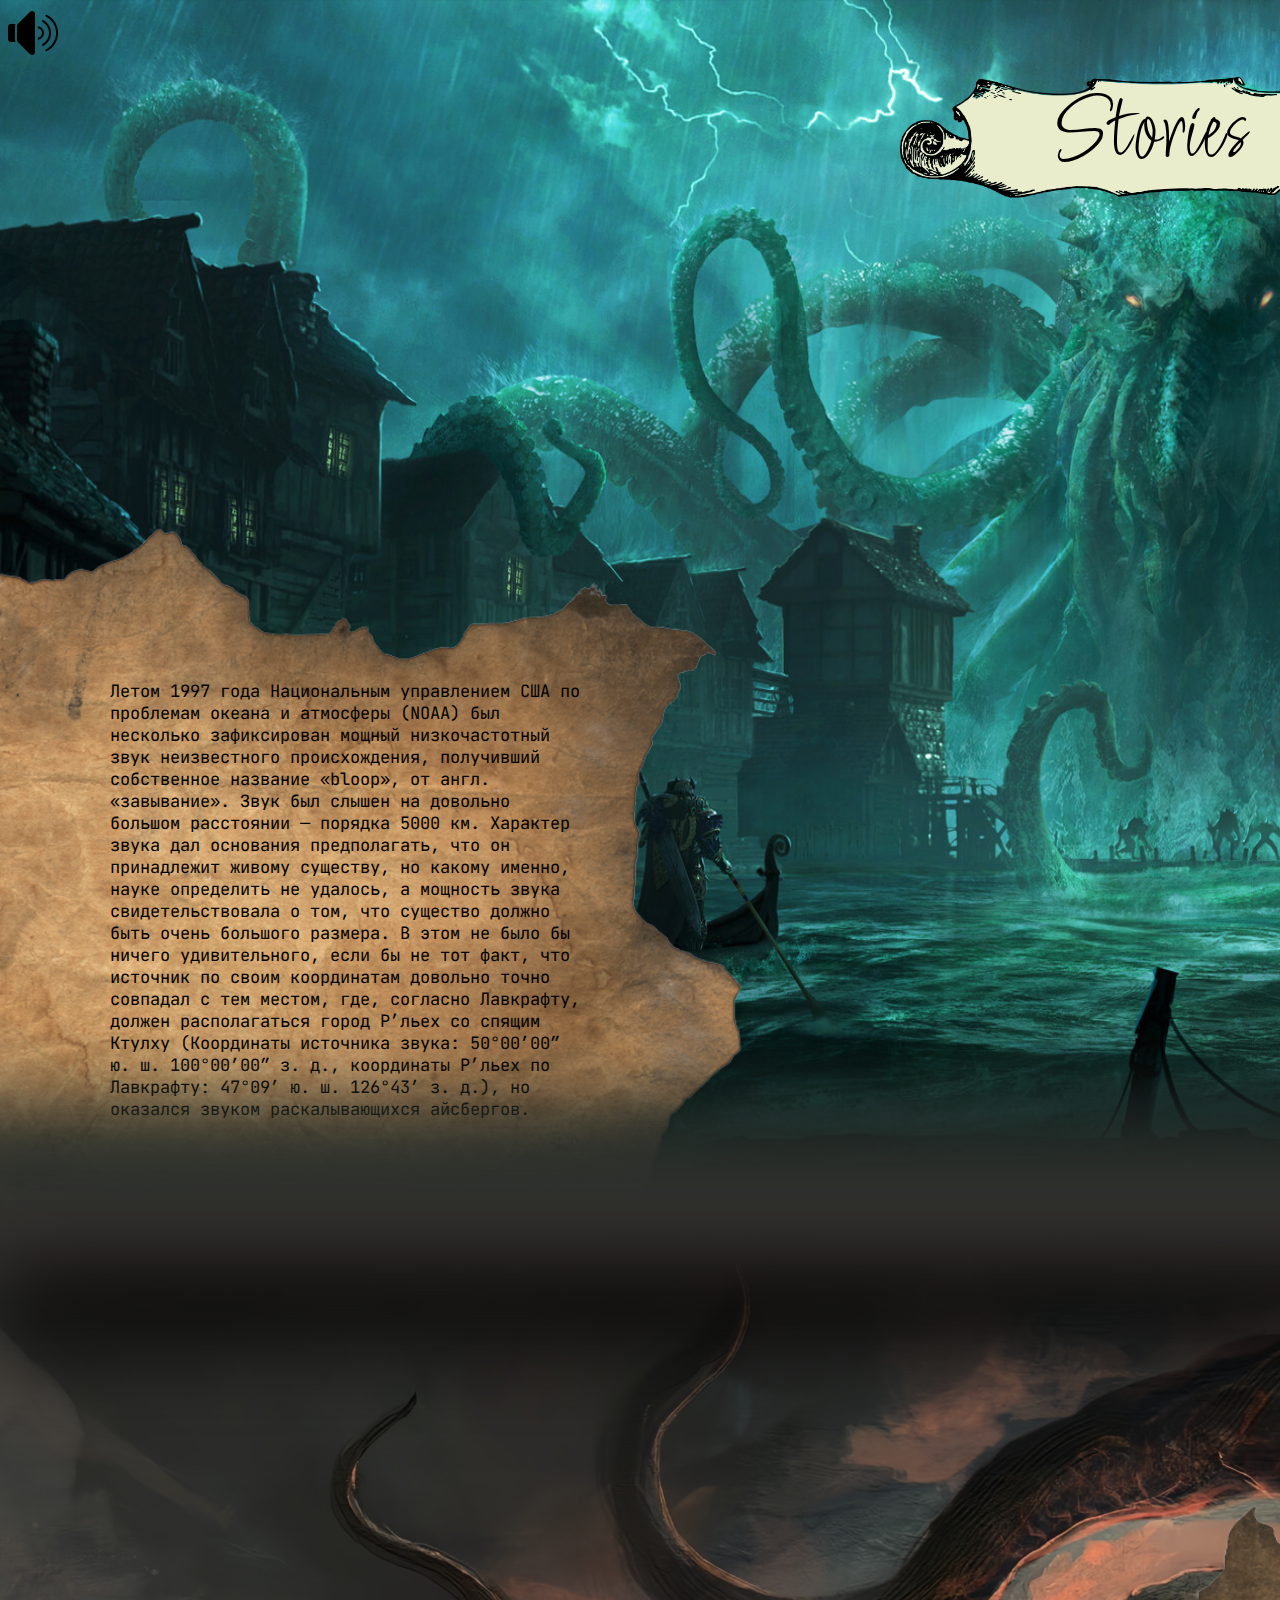
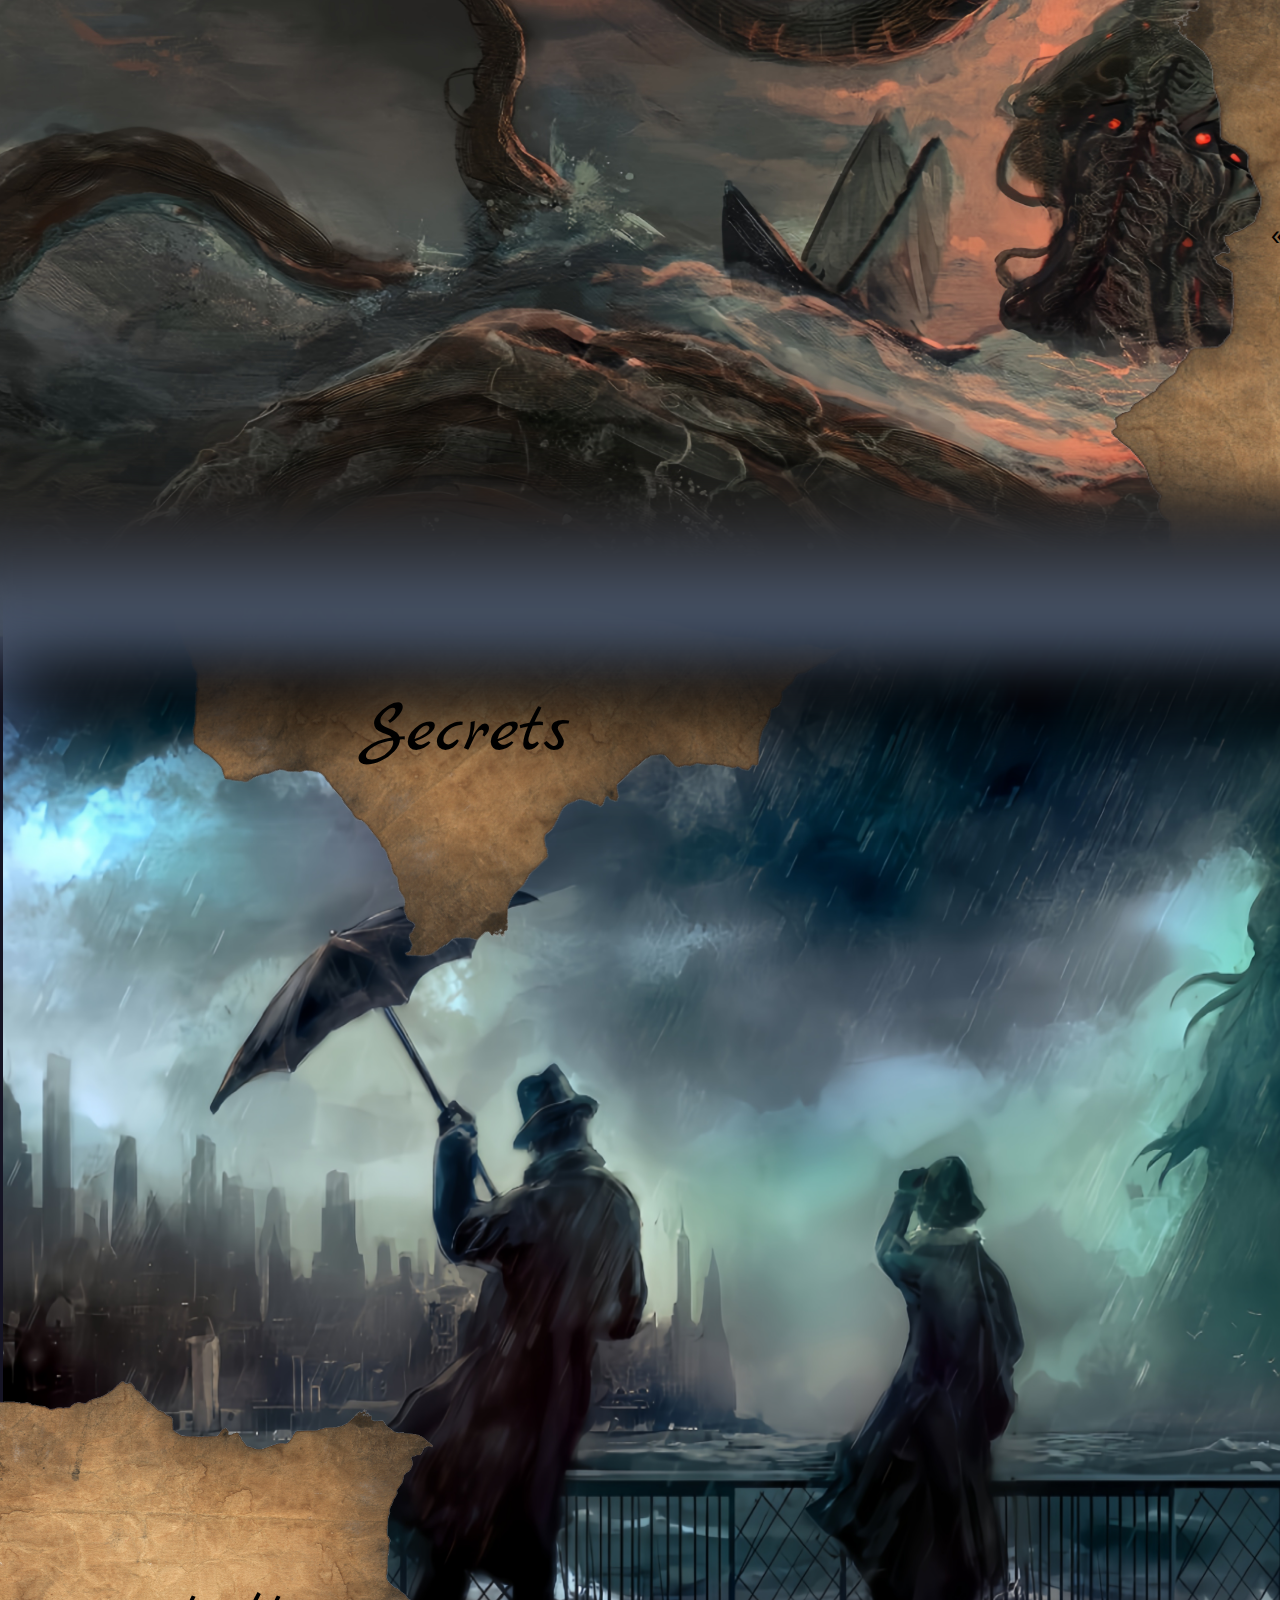
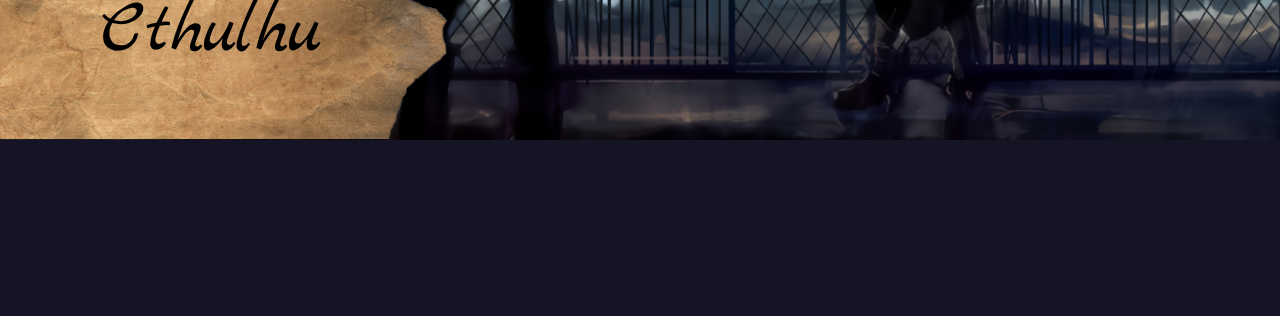
<file: pages/page4.html>
<!DOCTYPE html>
<html lang="ru">

<head>
  <meta charset="UTF-8">
  <meta name="viewport" content="width=device-width, initial-scale=1.0">
  <title>Document</title>
  <link rel="stylesheet" href="../styles/page4.css">
  <link rel="preconnect" href="https://fonts.googleapis.com">
  <link rel="preconnect" href="https://fonts.gstatic.com" crossorigin>
  <link
    href="https://fonts.googleapis.com/css2?family=JetBrains+Mono:ital,wght@0,100..800;1,100..800&family=Licorice&family=Marck+Script&display=swap"
    rel="stylesheet">
</head>
<header>
  <div>
    <audio id="bg-music" loop>
      <source src="../resourse/bgmusic/shadows-in-the-night-20240607-075321.mp3" type="audio/mpeg">
      Your browser does not support the audio element.
    </audio>
    <img id="play-img" src="../resourse/icon/icons8-audio-50.png" alt="Play Button">
  </div>
  <script src="../js/script.js"></script>
  </div>
</header>

<body>
  <div>
    <img class="bgfoto1" src="../resourse/page4/page4bg1.jpg">
  </div>
  <div>
    <img class="fototitle" src="../resourse/page4/title.png">
  </div>
  <div class="title">Stories</div>
  <div>
    <img class="pergament1" src="../resourse/page4/pergamentmenu2.png">
  </div>
  <div>
    <img class="bgfoto2" src="../resourse/page4/page4bg2.jpg">
  </div>
  <div class="wrapper">
    <div class="text">Летом 1997 года Национальным управлением США по <br> проблемам океана и атмосферы (NOAA) был<br>
      несколько зафиксирован мощный низкочастотный<br> звук неизвестного происхождения, получивший<br> собственное
      название «bloop», от англ.<br> «завывание». Звук был слышен на довольно<br> большом расстоянии — порядка 5000 км.
      Характер<br> звука дал основания предполагать, что он<br> принадлежит живому существу, но какому именно,<br> науке
      определить не удалось, а мощность звука<br> свидетельствовала о том, что существо должно<br> быть очень большого
      размера. В этом не было бы<br> ничего удивительного, если бы не тот факт, что<br> источник по своим координатам
      довольно точно<br> совпадал с тем местом, где, согласно Лавкрафту,<br> должен располагаться город Р’льех со
      спящим<br> Ктулху (Координаты источника звука: 50°00′00″<br> ю. ш. 100°00′00″ з. д., координаты Р’льех по <br>
      Лавкрафту: 47°09′ ю. ш. 126°43′ з. д.), но<br> оказался звуком раскалывающихся айсбергов.</div>
  </div>
  <div class="gradient1"></div>
  <div>
    <img class="pergament2" src="../resourse/page4/pergamentmenu2.png">
  </div>
  <div class="text2">«Отец ужасов» Лавкрафт утверждает в книгах, что древняя религия этого божества существует в каждом
    уголке земного шара. В подводного монстра верят гренландские аборигены и жители части американских штатов. На
    страницах рассказов автор повествует об обряде поклонения Ктулху, который требует человеческих жертв.</div>
  <div>
    <img class="bgfoto3" src="../resourse/page4/page2bg3.png">
  </div>

  <img class="pergamentmenu1" src="../resourse/page4/pergamentmenu1.png">
  <div class="gradient2"></div>
  <div>
    <a href="../pages/page.3.html">
      <p class="change-text">Secrets</p>
  </div>
  <div>
    <a href="../pages/page2.html">
      <img class="pergamentmenu2" src="../resourse/page4/pergamentmenu2.png">
      <p style="left:100px; top: 3100px; " class="change-text">Cthulhu</p>
  </div>
  <div>
    <a href="../pages/page5.html">
      <img class="pergamentmenu3" src="../resourse/page4/pergamentmenu2.png">
      <p style="left:1650px; top: 3000px; " class="change-text">Facts</p>
  </div>
</body>

</html>
</file>
<file: styles/page3.css>
body{
    width: 1800px ;
    background-color: #151424;
    z-index: 1;
}
header{
  width: 1800px ;
  height: 200px;
position: fixed;
z-index: 2;
}
.bgfoto1{
    width: 1941px; 
    height: 1200px; 
    left: -38px; 
    top: 0px; 
    position: absolute;
}
.fototitle{
    width: 550px;
    height: 230px; 
    left: 702px; 
    top: 10px; 
    position: absolute;
  }
  .title{
    left: 863px; 
    top: 75px; 
    position: absolute; 
    color: black; 
    font-size: 96px; 
    font-family: Licorice; 
    font-weight: 400; 
    word-wrap: break-word;
  }
  .pergament1{
    width: 653px; 
    height: 632px; 
    left: 1902px; 
    top: 1199px; 
    position: absolute; 
    transform: rotate(180deg); 
    transform-origin: 0 0;
  }
  .text1{
    width: 540px; 
    left: 1340px; 
    top: 730px; 
    position: absolute; 
    text-align: center; 
    color: #F5F5F5; 
    font-size: 17px; 
    font-family: JetBrains Mono; 
    font-weight: 400; 
    word-wrap: break-word;
  }
  .bgphoto2{
    width: 1903px; 
    height: 960px;
    left: 0px; 
    top: 1200px; 
    position: absolute;
  }
  .gradient1{
    width: 1903px; 
    height: 72px; 
    left: 0px; 
    top: 1150px; 
    position: absolute; 
    background: linear-gradient(180deg, #18271D 0%, #26312B 100%); 
    box-shadow:70px 70px 70px; 
    filter: blur(10px);
  }
  .pergament2{
    width: 749px; 
    height: 652px; 
    left: 0px; 
    top: 1507px; 
    position: absolute;
  }
  .text2{
    width: 539px; 
    height: 275px; 
    left: 47px; 
    top: 1730px; 
    position: absolute; 
    text-align: center; 
    color: black; 
    font-size: 19px; 
    font-family: JetBrains Mono; 
    font-weight: 400; 
    word-wrap: break-word;
  }
  .bgfoto2{
    width: 1900px; 
    height: 1140px;
    left: 0px; 
    top: 2150px; 
    position: absolute;
  }
  .pergamentmenu1{
    width: 700px; 
    height: 700px; 
    left: 1000px; 
    top: 2250px; 
    position: absolute; 
    transform: rotate(138.13deg); 
    transform-origin: 0 0;
  }
  p.change-text{
    width: 266px; 
    height: 301px; 
    left: 360px; 
    top: 2150px; 
    position: absolute;
    color: black;
    font-size: 75px; 
    font-family: Marck Script;
    font-weight: 400px;
    padding: 20px 0px;
    text-transform: none;
    line-height: 1;
    -webkit-transition: all 0.5s ease;
            transition: all 0.5s ease; 
  }
  p.change-text:hover{
    color: white;
  }
  .pergamentmenu2{
    width: 460px; 
    height: 399px; 
    left: 0px; 
    top: 2890px; 
    position: absolute;
  }
  .pergamentmenu3{
    width: 460px; 
    height: 416px; 
    left: 1483px; 
    top: 3290px; 
    position: absolute; 
    transform: rotate(-90deg); 
    transform-origin: 0 0;
  }
  .gradient2{
    width: 1930px;
    height: 164px; 
    top:2050px;
    left: -50px;
    position: absolute;
    background: linear-gradient(180deg,#1C1711 0% 0%, #566885 100%); 
    box-shadow: 70px 70px 70px; 
    filter: blur(30px);
  }
</file>
<file: styles/page2.css>
body{
    width: 1800px ;
    background-color: #151424;
}
header{
  width: 1800px ;
  height: 200px;
 position: fixed;
 
}
.bgvideo {
    position: absolute;
    right: 0;
    bottom: 0;
    min-width: 100%;
    min-height: 100%;
    width: auto;
    height: auto;
    z-index: -9999;
  }
  .fototitle{
    width: 550px;
    height: 230px; 
    left: 702px; 
    top: 10px; 
    position: absolute;
  }
  .title{
    left: 863px; 
    top: 75px; 
    position: absolute; 
    color: black; 
    font-size: 96px; 
    font-family: Licorice; 
    font-weight: 400; 
    word-wrap: break-word;
  }
  .fototextblock{
    width: 1052px; 
    height: 686px; 
    left: 794px; 
    top: 235px; 
    position: absolute;
  }

  .wrapper {
    display: flex;
    justify-content: center;
    margin-top: 30px;
   left: 900px;
   top: 300px;
    position: absolute;
}
.text {
  width: 49ch;
  height: 100ch;
  color: black;
  font-family: JetBrains Mono;
  font-size: 17px;
  white-space: nowrap; 
  overflow: hidden; 
  animation: cursor 6s step-end infinite, printed_text 5s steps(60);
 
}
@keyframes cursor {
  0%{
      border-color: white;
  }
  50%{
      border-color: transparent;
  }

  100%{
      border-color: white;
  }
}
@keyframes printed_text {
  from{
      width: 0;
  }
}
.book{
  width: 128px; 
  height: 126px; 
  left: 1174px; 
  top: 738px; 
  position: absolute;
}
.line{
  width: 247px; 
  height: 0px; 
  left: 906px; 
  top: 807px; 
  position: absolute; 
  box-shadow: 0px 4px 5px rgba(0, 0, 0, 0.25); 
  border: 3px #3FA880 solid;
}
.tentacles{
  width: 561px; 
  height: 493px; 
  left: 10px; 
  top: 955px; 
  position: absolute; 
  transform: rotate(-90deg); 
  transform-origin: 0 0;
}
.gradient{
  width: 1900px;
  height: 164px; 
  top:840px;
  left:-50px;
  position: absolute;
  background: linear-gradient(180deg, #0E181A 30%, #241B11 100%); 
  box-shadow: 70px 70px 70px; 
  filter: blur(30px);
}
.bgfoto1{
  width: 1900px; 
  height: 1140px;
  left: 0px; 
  top: 900px; 
  position: absolute;
}
.pergament2{
  width: 720px; 
  height: 967px; 
  left: 128px; 
  top: 1050px; 
  position: absolute;
}
.tentacles2{
  width: 644px; 
  height: 390px; 
  left: 166.05px; 
  top: 1500px; 
  position: absolute; 
  transform: rotate(-135.59deg); 
  transform-origin: 0 0;
}
.textcthulhu{
  width: 513px; 
  left: 250px; 
  top: 1200px; 
  position: absolute; 
  text-align: center; 
  color: black; 
  font-size: 17px; 
  font-family: JetBrains Mono; 
  font-weight: 400; 
  word-wrap: break-word;
}
.gifcthulhu{
  width: 500px; 
  height: 384.70px; 
  left: 250px; 
  top: 1550px; 
  position: absolute;
}
.frame{
  width: 576.75px; 
  height: 407.02px; 
  left: 212px; 
  top: 1540px; 
  position: absolute;
}
.man{
  width: 1100px; 
  height: 800px; 
  left: 800px; 
  top: 1240px; 
  position: absolute;
}
.line2{
  width: 531.01px; 
  height: 0px; 
  left: 241px; 
  top: 1500px; 
  position: absolute; 
  box-shadow: 0px 4px 5px rgba(0, 0, 0, 0.25); 
  border: 3px #3FA880 solid;
}
.gradient2{
  width: 1930px;
  height: 164px; 
  top:1900px;
  left: -50px;
  position: absolute;
  background: linear-gradient(180deg, #1C1711 0%, #566885 100%); 
  box-shadow: 70px 70px 70px; 
  filter: blur(30px);
}
.bgfoto2{
  width: 1900px; 
  height: 1140px;
  left: 0px; 
  top: 2000px; 
  position: absolute;
}
.pergamentmenu1{
  width: 700px; 
  height: 700px; 
  left: 1000px; 
  top: 2100px; 
  position: absolute; 
  transform: rotate(138.13deg); 
  transform-origin: 0 0;
}
p.change-text{
  width: 266px; 
  height: 301px; 
  left: 360px; 
  top: 2000px; 
  position: absolute;
  color: black;
  font-size: 75px; 
  font-family: Marck Script;
  font-weight: 400px;
  padding: 20px 0px;
  text-transform: none;
  line-height: 1;
  -webkit-transition: all 0.5s ease;
          transition: all 0.5s ease; 
}
p.change-text:hover{
  color: white;
}
.pergamentmenu2{
  width: 460px; 
  height: 399px; 
  left: 0px; 
  top: 2740px; 
  position: absolute;
}
.pergamentmenu3{
  width: 460px; 
  height: 416px; 
  left: 1486px; 
  top: 3140px; 
  position: absolute; 
  transform: rotate(-90deg); 
  transform-origin: 0 0;
  
}
</file>
<file: styles/page4.css>
body{
    width: 1800px;
    background-color: #151424;
    z-index: 1;
}
header{
  width: 1800px ;
  height: 200px;
 position: fixed;
 border: 10px;
 z-index: 2;
}
.bgfoto1{
    width: 1941px; 
    height: 1200px; 
    left: -38px; 
    top: 0px; 
    position: absolute;
}
.fototitle{
    width: 547px; 
    height: 273.50px; 
    left: 900px; 
    top: 0px; 
    position: absolute;
  }
  .title{
    left: 1050px; 
    top: 75px; 
    position: absolute; 
    color: black; 
    font-size: 96px; 
    font-family: Licorice; 
    font-weight: 400; 
    word-wrap: break-word;
  }
  .pergament1{
    width: 826px; 
    height: 764px; 
    left: -61px; 
    top: 450px; 
    position: absolute;
  }
  .bgfoto2{
    width: 1907px; 
    height: 1037px; 
    left: -5px; 
    top: 1200px; 
    position: absolute;
  }
  .wrapper {
    display: flex;
    justify-content: center;
    margin-top: 30px;
   left: 110px;
   top: 650px;
    position: absolute;
}
.text {
  width: 49ch;
  height: 100ch;
  color: black;
  font-family: JetBrains Mono;
  font-size: 17px;
  white-space: nowrap; 
  overflow: hidden; 
  animation: cursor 6s step-end infinite, printed_text 5s steps(60);
 
}
@keyframes cursor {
  0%{
      border-color: white;
  }
  50%{
      border-color: transparent;
  }

  100%{
      border-color: white;
  }
}
@keyframes printed_text {
  from{
      width: 0;
  }
}
.gradient1{
  width: 2076px; 
  height: 164px; 
  left: -80px; 
  top: 1100px; 
  position: absolute;
  background: linear-gradient(180deg, #1B2824 0%, #3F3734 100%); 
  box-shadow: 70px 70px 70px; 
  filter: blur(40px);
}
.pergament2{
  width: 779px; 
  height: 881px; 
  left: 1020px; 
  top: 2240px; 
  position: absolute; 
  transform: rotate(-90deg);
  transform-origin: 0 0;
}
.text2{
  width: 603px; 
  left: 1270px; 
  top: 1820px; 
  position: absolute; 
  text-align: center; 
  color: black; 
  font-size: 24px; 
  font-family: JetBrains Mono; 
  font-weight: 400; 
  word-wrap: break-word;
}
.bgfoto3{
  width: 1900px; 
  height: 1140px;
  left: 3px; 
  top: 2200px; 
  position: absolute;
}
.pergamentmenu1{
  width: 700px; 
  height: 700px; 
  left: 1000px; 
  top: 2300px; 
  position: absolute; 
  transform: rotate(138.13deg); 
  transform-origin: 0 0;
}
p.change-text{
  width: 266px; 
  height: 301px; 
  left: 360px; 
  top: 2200px; 
  position: absolute;
  color: black;
  font-size: 75px; 
  font-family: Marck Script;
  font-weight: 400px;
  padding: 20px 0px;
  text-transform: none;
  line-height: 1;
  -webkit-transition: all 0.5s ease;
          transition: all 0.5s ease; 
}
p.change-text:hover{
  color: white;
}
.pergamentmenu2{
  width: 460px; 
  height: 399px; 
  left: 0px; 
  top: 2940px; 
  position: absolute;
}
.pergamentmenu3{
  width: 460px; 
  height: 416px; 
  left: 1486px; 
  top: 3340px; 
  position: absolute; 
  transform: rotate(-90deg); 
  transform-origin: 0 0;
  
}
.gradient2{
  width: 1930px;
  height: 164px; 
  top:2090px;
  left: -50px;
  position: absolute;
  background: linear-gradient(180deg,#1C1711 0% 0%, #566885 100%); 
  box-shadow: 70px 70px 70px; 
  filter: blur(30px);
}
</file>
